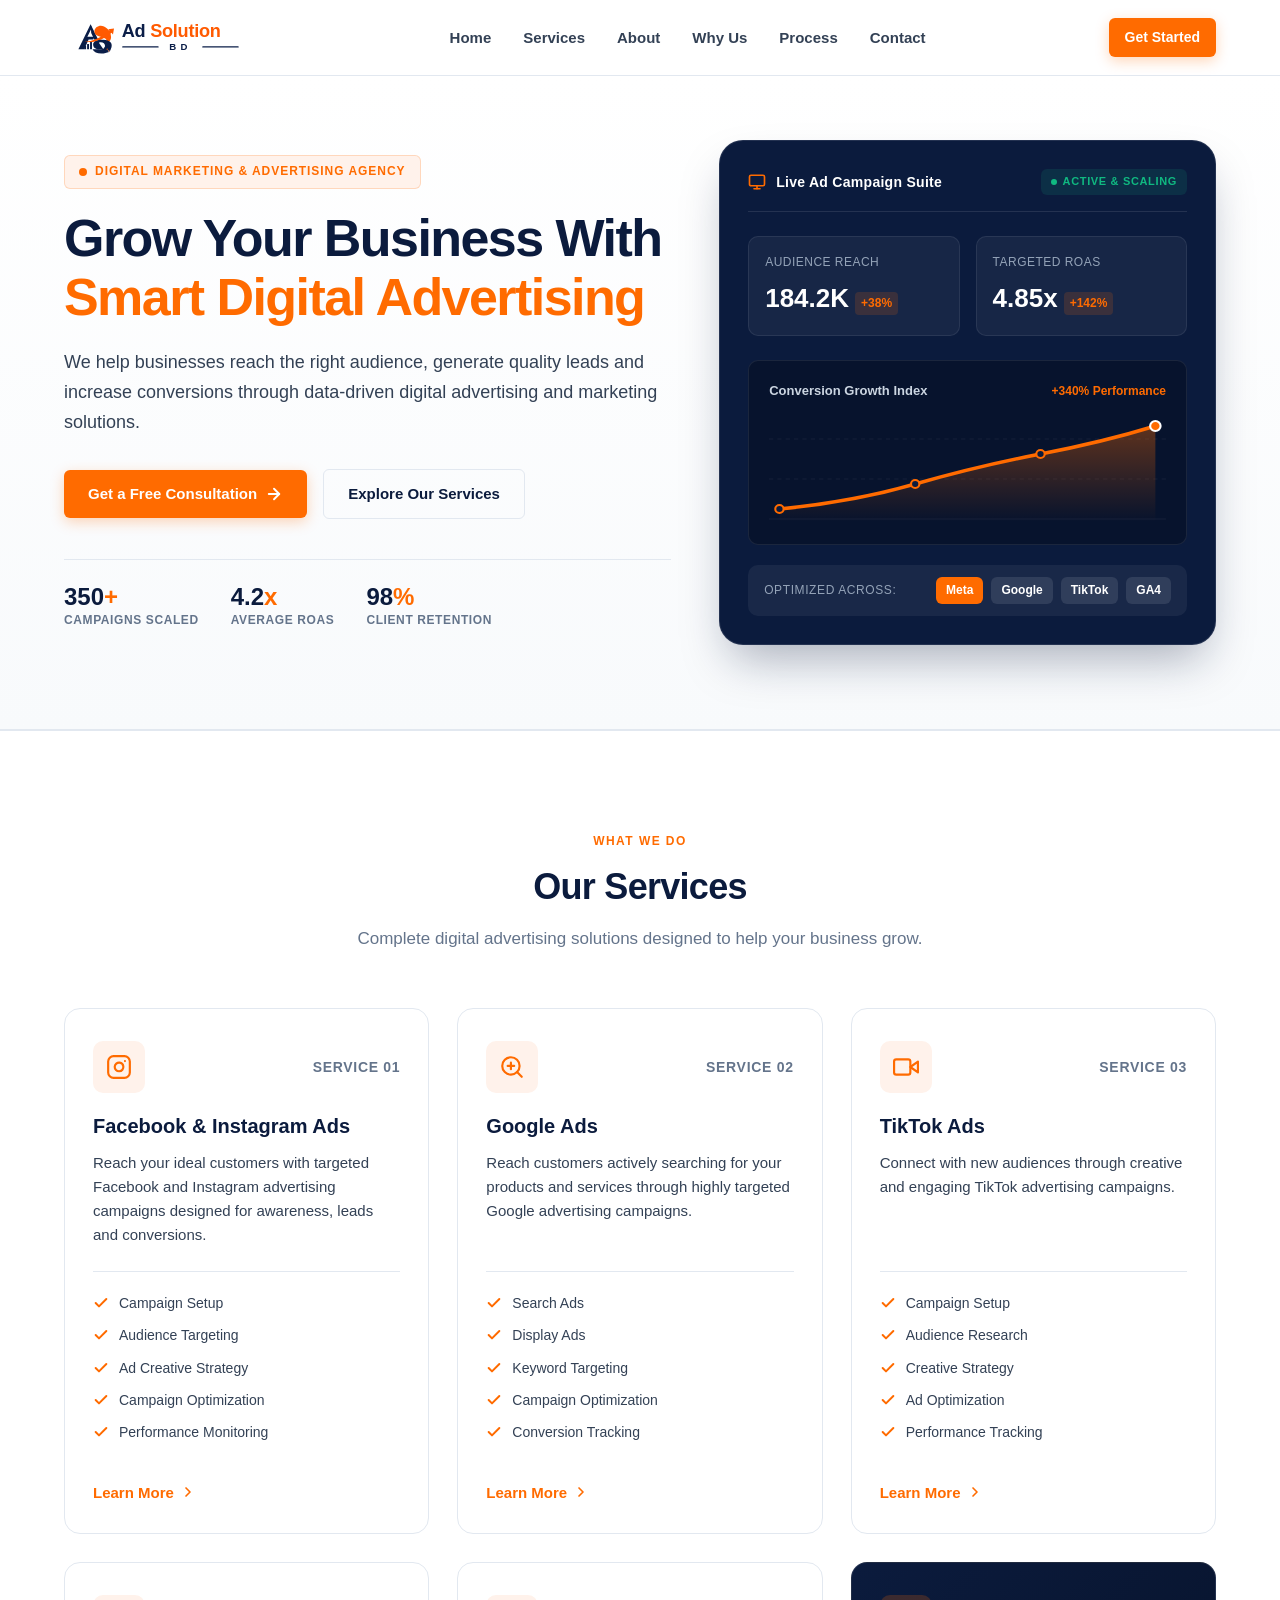
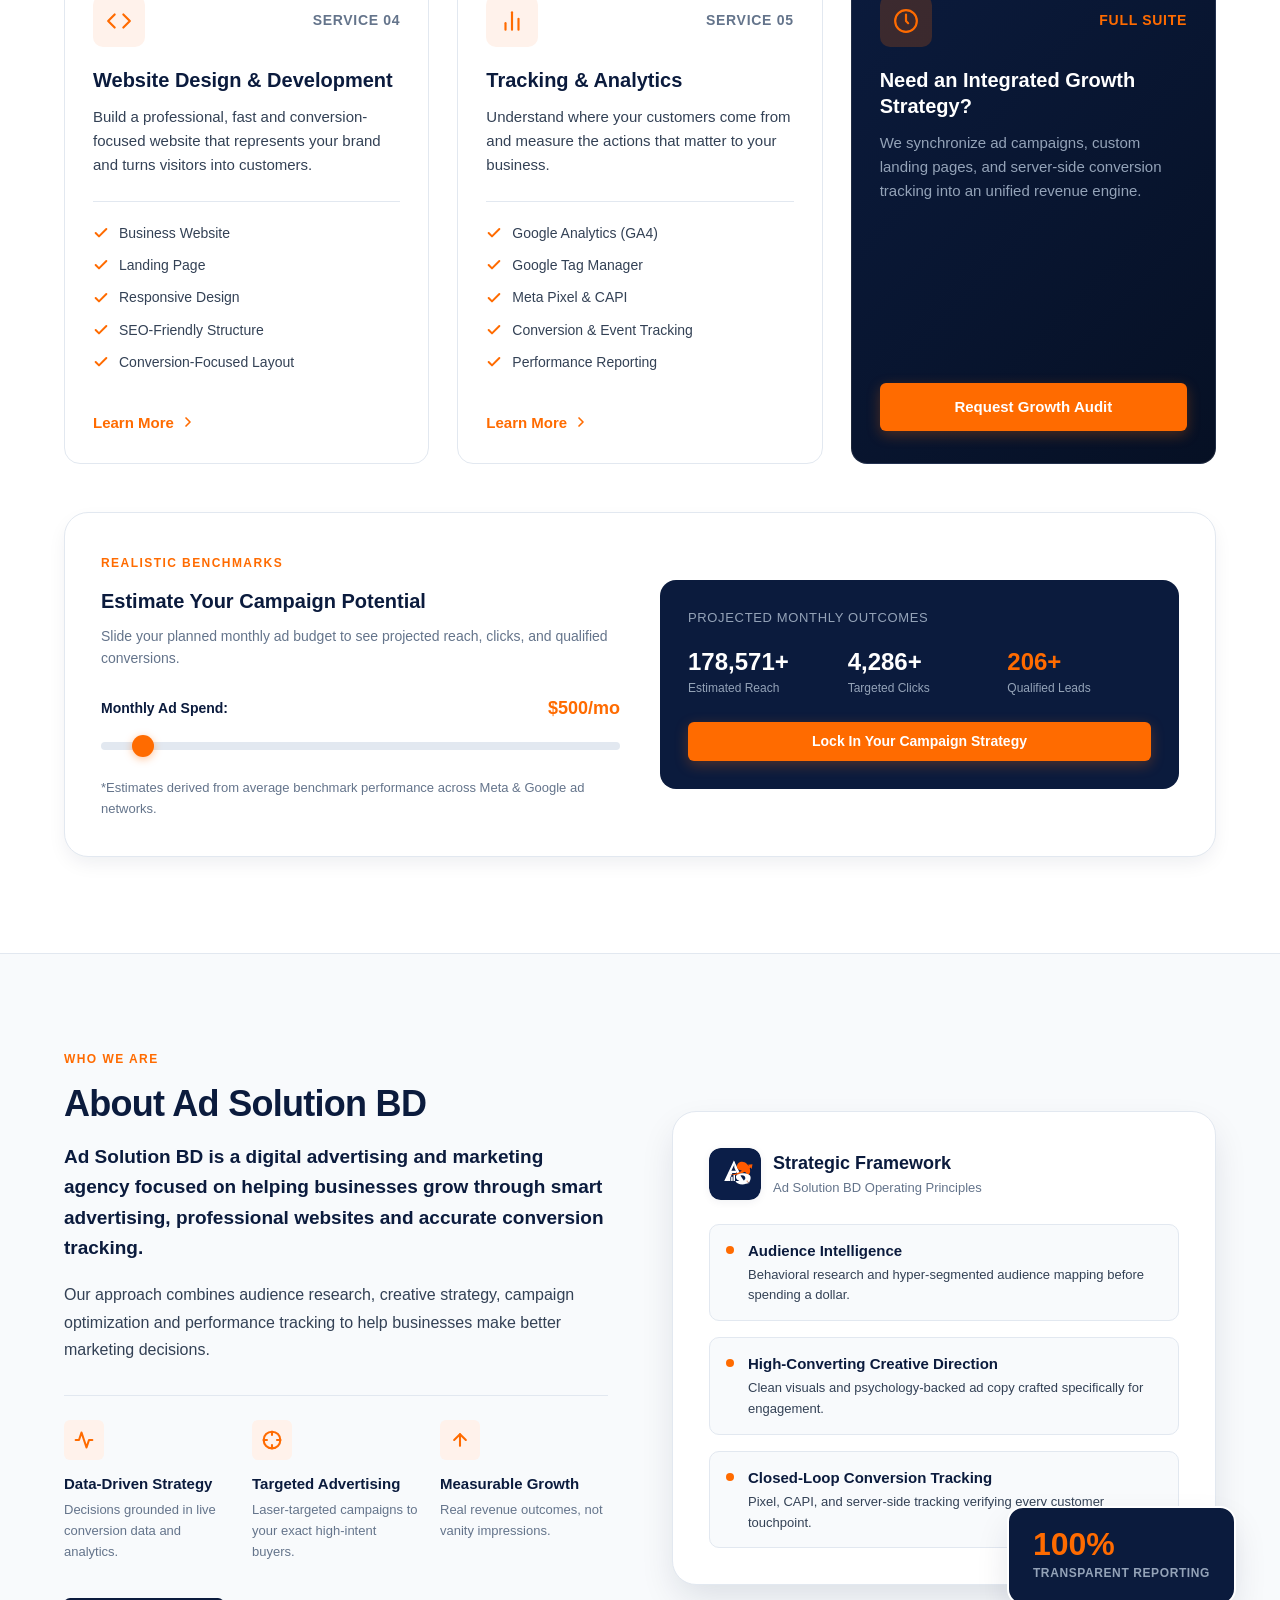
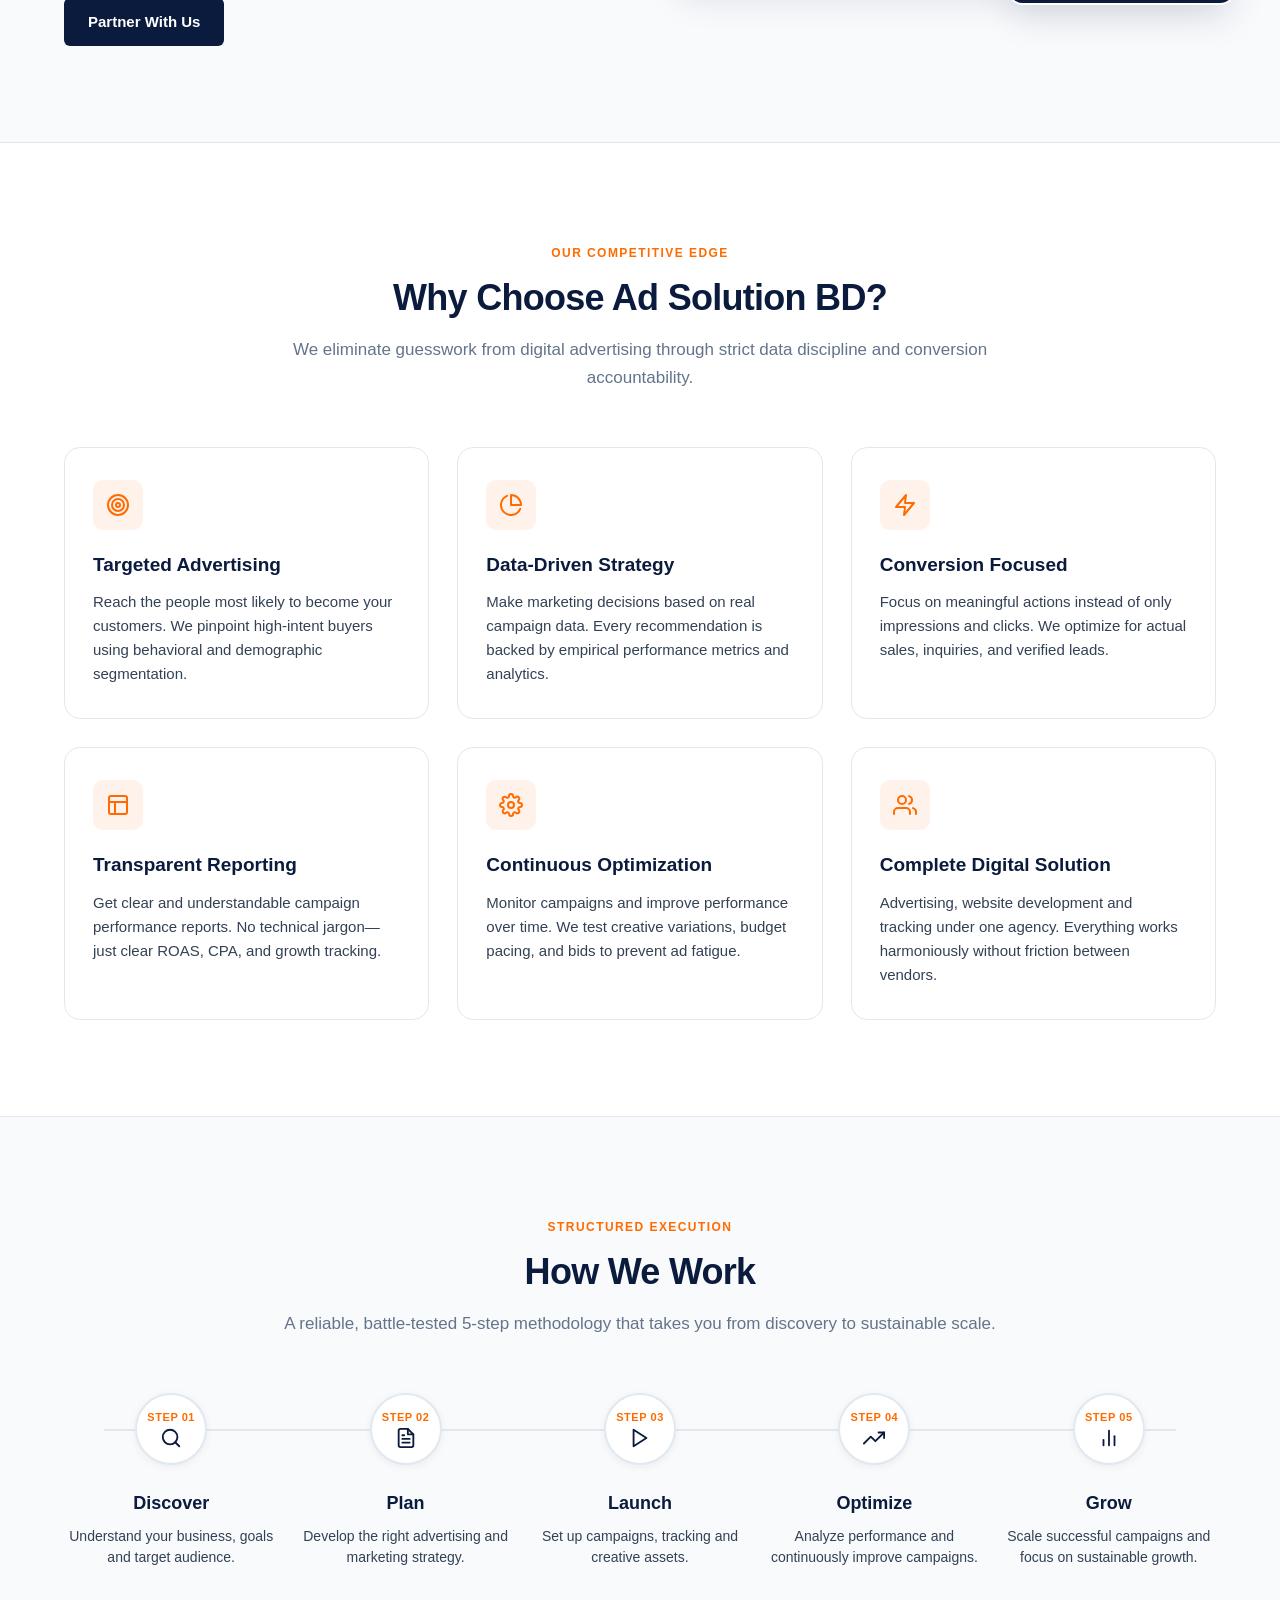
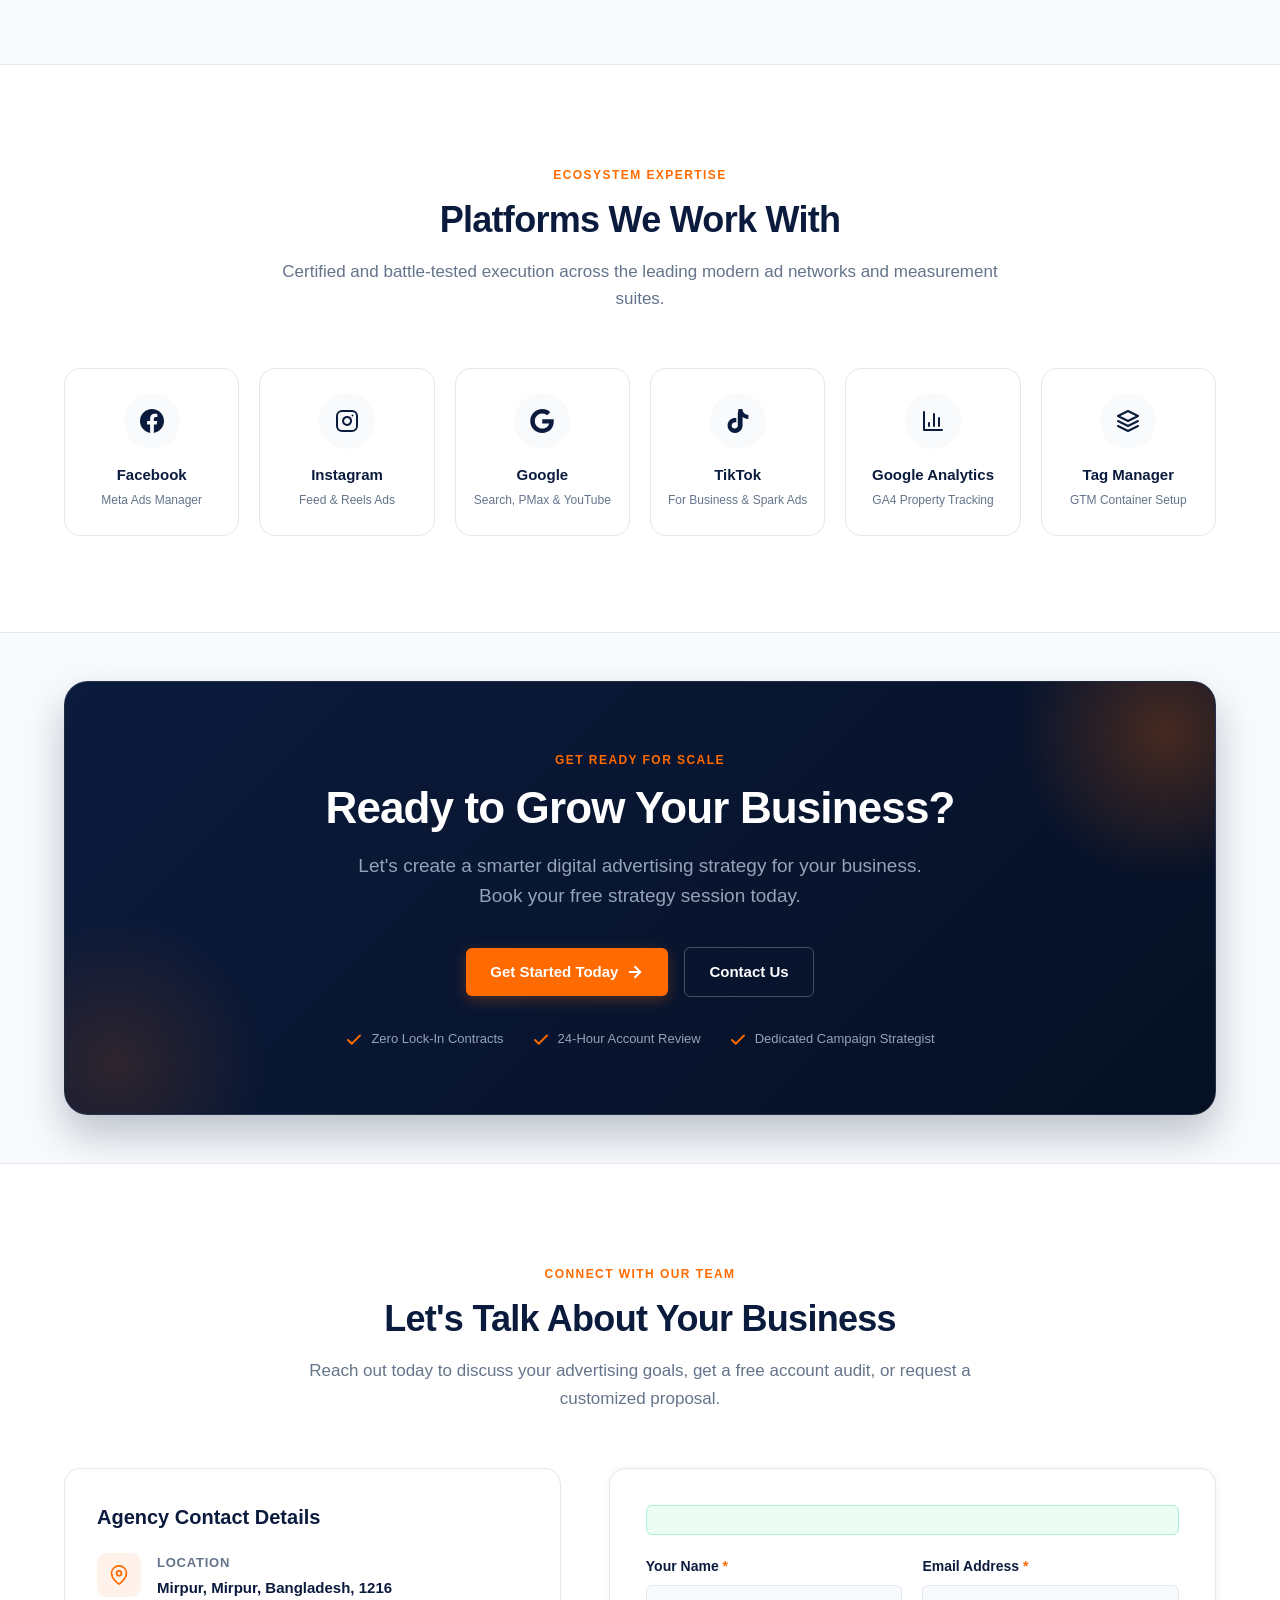
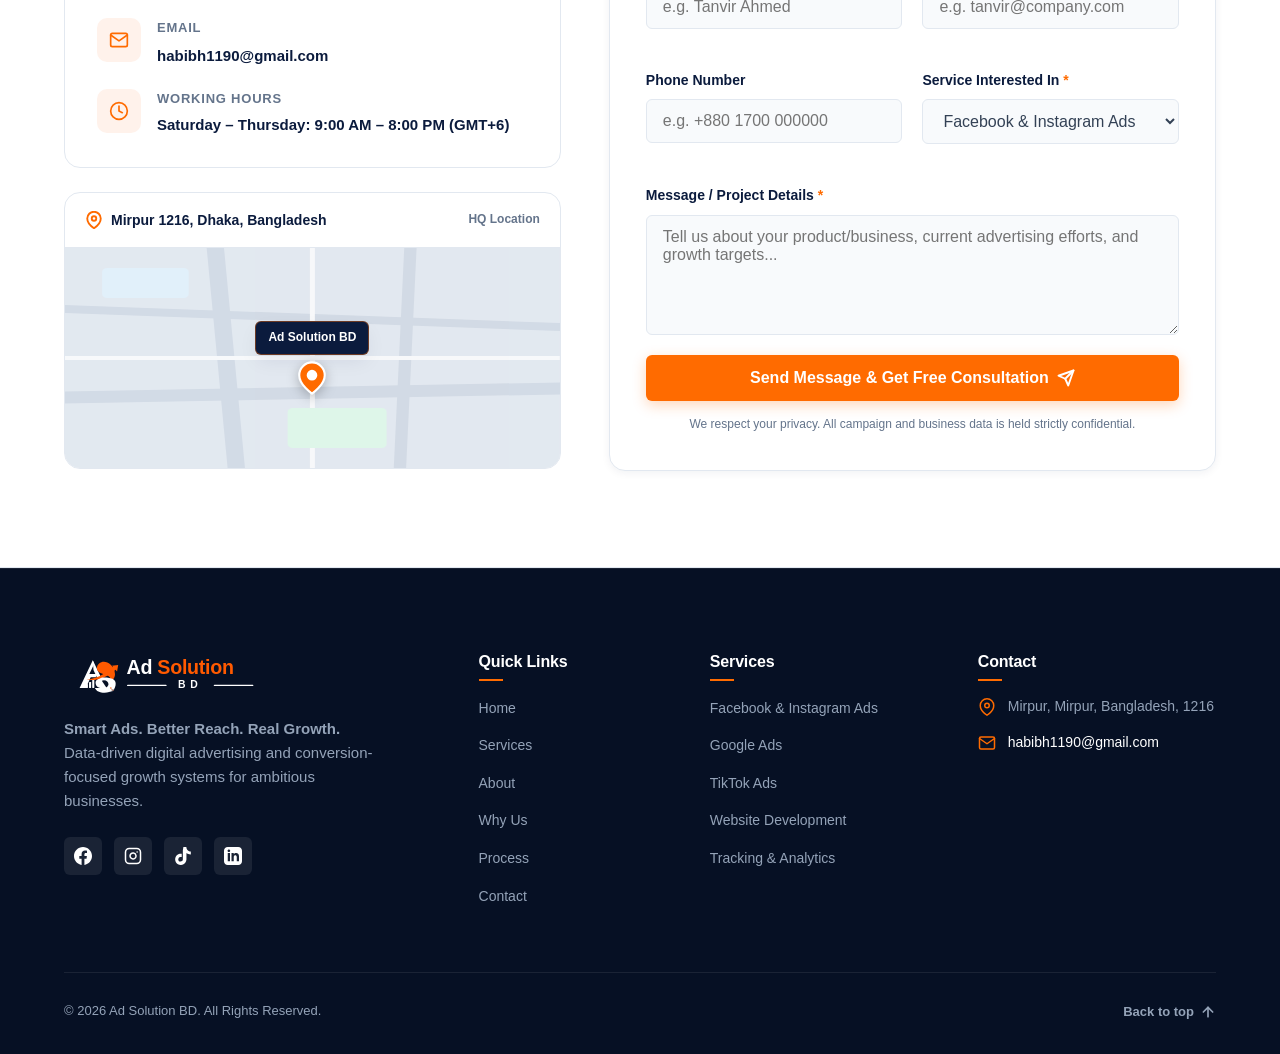
<file: index.html>
<!doctype html>
<html lang="en">
  <head>
    <meta charset="UTF-8" />
    <meta name="viewport" content="width=device-width, initial-scale=1.0" />
    
    <!-- Primary Page Metadata -->
    <title>Ad Solution BD | Digital Marketing & Advertising Agency</title>
    <meta name="description" content="Ad Solution BD provides Facebook Ads, Google Ads, TikTok Ads, website development and conversion tracking solutions to help businesses grow online." />
    <meta name="keywords" content="digital marketing agency, facebook ads, instagram ads, google ads, tiktok ads, web development, conversion tracking, ad solution bd, mirpur, bangladesh" />
    <meta name="author" content="Ad Solution BD" />
    <meta name="robots" content="index, follow" />
    <link rel="canonical" href="https://adsolutionbd.com" />

    <!-- Open Graph / Facebook / LinkedIn -->
    <meta property="og:type" content="website" />
    <meta property="og:site_name" content="Ad Solution BD" />
    <meta property="og:title" content="Ad Solution BD | Digital Marketing & Advertising Agency" />
    <meta property="og:description" content="Ad Solution BD provides Facebook Ads, Google Ads, TikTok Ads, website development and conversion tracking solutions to help businesses grow online." />
    <meta property="og:locale" content="en_US" />

    <!-- Twitter / X -->
    <meta name="twitter:card" content="summary_large_image" />
    <meta name="twitter:title" content="Ad Solution BD | Digital Marketing & Advertising Agency" />
    <meta name="twitter:description" content="Smart Ads. Better Reach. Real Growth. Helping businesses scale with data-driven advertising solutions." />

    <!-- Favicon (Official Brand Mark) -->
    <link rel="icon" type="image/svg+xml" href="./public/favicon/logo-favicon.svg" />

    <!-- Schema.org Structured Data (JSON-LD) for LocalBusiness & ProfessionalService -->
    <script type="application/ld+json">
    {
      "@context": "https://schema.org",
      "@type": "ProfessionalService",
      "name": "Ad Solution BD",
      "image": "https://adsolutionbd.com/logo.png",
      "slogan": "Smart Ads. Better Reach. Real Growth.",
      "description": "Ad Solution BD is a digital advertising and marketing agency focused on Facebook Ads, Google Ads, TikTok Ads, website development, and conversion tracking.",
      "email": "habibh1190@gmail.com",
      "telephone": "+8801700000000",
      "address": {
        "@type": "PostalAddress",
        "streetAddress": "Mirpur",
        "addressLocality": "Mirpur",
        "postalCode": "1216",
        "addressCountry": "BD"
      },
      "priceRange": "$$",
      "openingHours": "Mo-Sa 09:00-20:00",
      "hasOfferCatalog": {
        "@type": "OfferCatalog",
        "name": "Digital Marketing & Advertising Services",
        "itemListElement": [
          {
            "@type": "Offer",
            "itemOffered": {
              "@type": "Service",
              "name": "Facebook & Instagram Ads"
            }
          },
          {
            "@type": "Offer",
            "itemOffered": {
              "@type": "Service",
              "name": "Google Ads"
            }
          },
          {
            "@type": "Offer",
            "itemOffered": {
              "@type": "Service",
              "name": "TikTok Ads"
            }
          },
          {
            "@type": "Offer",
            "itemOffered": {
              "@type": "Service",
              "name": "Website Design & Development"
            }
          },
          {
            "@type": "Offer",
            "itemOffered": {
              "@type": "Service",
              "name": "Conversion Tracking & Analytics"
            }
          }
        ]
      }
    }
    </script>

    <!-- Stylesheet -->
    <link rel="stylesheet" href="./src/styles/style.css" />
  </head>
  <body>
    <!-- ===================================================================
         1. HEADER / NAVBAR
         =================================================================== -->
    <header class="site-header" id="top">
      <div class="container navbar">
        <!-- Logo -->
        <a href="#top" class="brand-logo" aria-label="Ad Solution BD - Home">
          <img src="./public/images/logo/logo-header.svg" alt="Ad Solution BD" class="brand-logo-img" width="200" height="48" />
        </a>

        <!-- Desktop Navigation -->
        <nav aria-label="Main Navigation">
          <ul class="nav-links">
            <li><a href="#top" class="nav-link active">Home</a></li>
            <li><a href="#services" class="nav-link">Services</a></li>
            <li><a href="#about" class="nav-link">About</a></li>
            <li><a href="#why-us" class="nav-link">Why Us</a></li>
            <li><a href="#process" class="nav-link">Process</a></li>
            <li><a href="#contact" class="nav-link">Contact</a></li>
          </ul>
        </nav>

        <!-- Right CTA Button -->
        <div class="nav-cta">
          <a href="#contact" class="btn btn-primary btn-sm">Get Started</a>
        </div>

        <!-- Mobile Hamburger Toggle Button -->
        <button class="mobile-toggle" id="mobileToggleBtn" aria-label="Toggle navigation menu" aria-expanded="false">
          <svg width="26" height="26" viewBox="0 0 24 24" fill="none" stroke="currentColor" stroke-width="2.2" stroke-linecap="round" stroke-linejoin="round">
            <line x1="3" y1="12" x2="21" y2="12"></line>
            <line x1="3" y1="6" x2="21" y2="6"></line>
            <line x1="3" y1="18" x2="21" y2="18"></line>
          </svg>
        </button>
      </div>
    </header>

    <!-- Mobile Nav Drawer -->
    <div class="mobile-nav-drawer" id="mobileNavDrawer" role="dialog" aria-modal="true">
      <div class="mobile-nav-content">
        <div class="mobile-nav-header">
          <div class="mobile-nav-top-row">
            <div class="brand-logo">
              <img src="./public/images/logo/logo-header.svg" alt="Ad Solution BD" class="brand-logo-img" width="170" height="42" />
            </div>
            <button class="mobile-drawer-close" id="mobileDrawerCloseBtn" aria-label="Close menu">
              <svg width="22" height="22" viewBox="0 0 24 24" fill="none" stroke="currentColor" stroke-width="2.5" stroke-linecap="round" stroke-linejoin="round">
                <line x1="18" y1="6" x2="6" y2="18"></line>
                <line x1="6" y1="6" x2="18" y2="18"></line>
              </svg>
            </button>
          </div>

          <ul class="mobile-nav-list">
            <li><a href="#top" class="mobile-nav-link">Home</a></li>
            <li><a href="#services" class="mobile-nav-link">Services</a></li>
            <li><a href="#about" class="mobile-nav-link">About</a></li>
            <li><a href="#why-us" class="mobile-nav-link">Why Us</a></li>
            <li><a href="#process" class="mobile-nav-link">Process</a></li>
            <li><a href="#contact" class="mobile-nav-link">Contact</a></li>
          </ul>
        </div>

        <div class="mobile-nav-footer">
          <a href="#contact" class="btn btn-primary" style="width: 100%;">Get a Free Consultation</a>
          <p style="font-size: 0.8125rem; color: var(--text-muted); margin-top: 14px; text-align: center;">
            Mirpur, Mirpur, Bangladesh, 1216
          </p>
        </div>
      </div>
    </div>

    <main>
      <!-- ===================================================================
           2. HERO SECTION
           =================================================================== -->
      <section class="hero-section" id="home">
        <div class="container hero-grid">
          <!-- Left Column: Copy & CTAs -->
          <div class="hero-content">
            <div class="hero-badge">
              <span class="hero-badge-dot"></span>
              <span>DIGITAL MARKETING &amp; ADVERTISING AGENCY</span>
            </div>

            <h1 class="hero-headline">
              Grow Your Business With <span class="highlight">Smart Digital Advertising</span>
            </h1>

            <p class="hero-subtext">
              We help businesses reach the right audience, generate quality leads and increase conversions through data-driven digital advertising and marketing solutions.
            </p>

            <div class="hero-cta-group">
              <a href="#contact" class="btn btn-primary">
                <span>Get a Free Consultation</span>
                <svg width="18" height="18" viewBox="0 0 24 24" fill="none" stroke="currentColor" stroke-width="2.5" stroke-linecap="round" stroke-linejoin="round">
                  <line x1="5" y1="12" x2="19" y2="12"></line>
                  <polyline points="12 5 19 12 12 19"></polyline>
                </svg>
              </a>

              <a href="#services" class="btn btn-secondary">
                <span>Explore Our Services</span>
              </a>
            </div>

            <!-- Trust Bar -->
            <div class="hero-trust-bar">
              <div class="trust-item">
                <div class="trust-value">350<span>+</span></div>
                <div class="trust-label">Campaigns Scaled</div>
              </div>

              <div class="trust-item">
                <div class="trust-value">4.2<span>x</span></div>
                <div class="trust-label">Average ROAS</div>
              </div>

              <div class="trust-item">
                <div class="trust-value">98<span>%</span></div>
                <div class="trust-label">Client Retention</div>
              </div>
            </div>
          </div>

          <!-- Right Column: Visual Graphic (Navy & Orange Data-Driven Ad Engine) -->
          <div class="hero-visual-card">
            <!-- Top Status Bar -->
            <div class="visual-top-bar">
              <div class="visual-title-box">
                <svg width="18" height="18" viewBox="0 0 24 24" fill="none" stroke="#FF6B00" stroke-width="2.2" stroke-linecap="round" stroke-linejoin="round">
                  <rect x="2" y="3" width="20" height="14" rx="2" ry="2"></rect>
                  <line x1="8" y1="21" x2="16" y2="21"></line>
                  <line x1="12" y1="17" x2="12" y2="21"></line>
                </svg>
                <span style="font-size: 0.875rem; font-weight: 700; letter-spacing: 0.02em;">Live Ad Campaign Suite</span>
              </div>
              <div class="live-indicator">
                <span class="live-dot"></span>
                <span>Active &amp; Scaling</span>
              </div>
            </div>

            <!-- Metric Highlights -->
            <div class="metric-highlights-grid">
              <div class="metric-card">
                <div class="metric-card-label">Audience Reach</div>
                <div class="metric-card-val">
                  184.2K
                  <span class="badge-green">+38%</span>
                </div>
              </div>

              <div class="metric-card">
                <div class="metric-card-label">Targeted ROAS</div>
                <div class="metric-card-val">
                  4.85x
                  <span class="badge-green">+142%</span>
                </div>
              </div>
            </div>

            <!-- Real-time Growth Curve Chart (Navy/Orange SVG) -->
            <div class="chart-container">
              <div class="chart-header">
                <span class="chart-label">Conversion Growth Index</span>
                <span class="chart-badge">+340% Performance</span>
              </div>
              
              <svg class="growth-svg" viewBox="0 0 380 110" fill="none" preserveAspectRatio="none">
                <defs>
                  <linearGradient id="curveGradient" x1="0%" y1="0%" x2="0%" y2="100%">
                    <stop offset="0%" stop-color="#FF6B00" stop-opacity="0.35"/>
                    <stop offset="100%" stop-color="#FF6B00" stop-opacity="0.0"/>
                  </linearGradient>
                </defs>
                <!-- Grid Lines -->
                <line x1="0" y1="25" x2="380" y2="25" stroke="rgba(255,255,255,0.06)" stroke-dasharray="4 4"/>
                <line x1="0" y1="65" x2="380" y2="65" stroke="rgba(255,255,255,0.06)" stroke-dasharray="4 4"/>
                <line x1="0" y1="105" x2="380" y2="105" stroke="rgba(255,255,255,0.06)"/>

                <!-- Area Fill -->
                <path d="M 10 95 Q 80 88, 140 70 T 260 40 T 370 12 L 370 108 L 10 108 Z" fill="url(#curveGradient)" />

                <!-- Trend Line -->
                <path d="M 10 95 Q 80 88, 140 70 T 260 40 T 370 12" stroke="#FF6B00" stroke-width="3.5" stroke-linecap="round" fill="none" />

                <!-- Milestone Points -->
                <circle cx="10" cy="95" r="4" fill="#0B1B3D" stroke="#FF6B00" stroke-width="2"/>
                <circle cx="140" cy="70" r="4" fill="#0B1B3D" stroke="#FF6B00" stroke-width="2"/>
                <circle cx="260" cy="40" r="4" fill="#0B1B3D" stroke="#FF6B00" stroke-width="2"/>
                <circle cx="370" cy="12" r="5" fill="#FF6B00" stroke="#FFFFFF" stroke-width="2"/>
              </svg>
            </div>

            <!-- Active Channels -->
            <div class="active-channels">
              <span class="active-channels-title">Optimized Across:</span>
              <div class="channel-pill-group">
                <span class="channel-tag accent">Meta</span>
                <span class="channel-tag">Google</span>
                <span class="channel-tag">TikTok</span>
                <span class="channel-tag">GA4</span>
              </div>
            </div>
          </div>
        </div>
      </section>

      <!-- ===================================================================
           3. SERVICES SECTION
           =================================================================== -->
      <section class="section section-bg-alt" id="services">
        <div class="container">
          <div class="section-header">
            <span class="kicker">WHAT WE DO</span>
            <h2 class="section-title">Our Services</h2>
            <p class="section-subtitle">
              Complete digital advertising solutions designed to help your business grow.
            </p>
          </div>

          <div class="services-grid">
            <!-- Service 01: Facebook & Instagram Ads -->
            <article class="service-card">
              <div class="service-top">
                <div class="service-icon-box" aria-hidden="true">
                  <!-- Meta / Social Icon -->
                  <svg width="26" height="26" viewBox="0 0 24 24" fill="none" stroke="currentColor" stroke-width="2" stroke-linecap="round" stroke-linejoin="round">
                    <rect x="2" y="2" width="20" height="20" rx="5" ry="5"></rect>
                    <path d="M16 11.37A4 4 0 1 1 12.63 8 4 4 0 0 1 16 11.37z"></path>
                    <line x1="17.5" y1="6.5" x2="17.51" y2="6.5"></line>
                  </svg>
                </div>
                <span class="service-num">SERVICE 01</span>
              </div>

              <h3 class="service-title">Facebook &amp; Instagram Ads</h3>
              <p class="service-desc">
                Reach your ideal customers with targeted Facebook and Instagram advertising campaigns designed for awareness, leads and conversions.
              </p>

              <ul class="service-features">
                <li class="service-feature-item">
                  <svg class="service-feature-check" width="16" height="16" viewBox="0 0 24 24" fill="none" stroke="currentColor" stroke-width="3" stroke-linecap="round" stroke-linejoin="round"><polyline points="20 6 9 17 4 12"></polyline></svg>
                  <span>Campaign Setup</span>
                </li>
                <li class="service-feature-item">
                  <svg class="service-feature-check" width="16" height="16" viewBox="0 0 24 24" fill="none" stroke="currentColor" stroke-width="3" stroke-linecap="round" stroke-linejoin="round"><polyline points="20 6 9 17 4 12"></polyline></svg>
                  <span>Audience Targeting</span>
                </li>
                <li class="service-feature-item">
                  <svg class="service-feature-check" width="16" height="16" viewBox="0 0 24 24" fill="none" stroke="currentColor" stroke-width="3" stroke-linecap="round" stroke-linejoin="round"><polyline points="20 6 9 17 4 12"></polyline></svg>
                  <span>Ad Creative Strategy</span>
                </li>
                <li class="service-feature-item">
                  <svg class="service-feature-check" width="16" height="16" viewBox="0 0 24 24" fill="none" stroke="currentColor" stroke-width="3" stroke-linecap="round" stroke-linejoin="round"><polyline points="20 6 9 17 4 12"></polyline></svg>
                  <span>Campaign Optimization</span>
                </li>
                <li class="service-feature-item">
                  <svg class="service-feature-check" width="16" height="16" viewBox="0 0 24 24" fill="none" stroke="currentColor" stroke-width="3" stroke-linecap="round" stroke-linejoin="round"><polyline points="20 6 9 17 4 12"></polyline></svg>
                  <span>Performance Monitoring</span>
                </li>
              </ul>

              <button class="service-cta" data-service="fb-insta">
                <span>Learn More</span>
                <svg width="16" height="16" viewBox="0 0 24 24" fill="none" stroke="currentColor" stroke-width="2.5" stroke-linecap="round" stroke-linejoin="round">
                  <polyline points="9 18 15 12 9 6"></polyline>
                </svg>
              </button>
            </article>

            <!-- Service 02: Google Ads -->
            <article class="service-card">
              <div class="service-top">
                <div class="service-icon-box" aria-hidden="true">
                  <!-- Search / Ads Icon -->
                  <svg width="26" height="26" viewBox="0 0 24 24" fill="none" stroke="currentColor" stroke-width="2" stroke-linecap="round" stroke-linejoin="round">
                    <circle cx="11" cy="11" r="8"></circle>
                    <line x1="21" y1="21" x2="16.65" y2="16.65"></line>
                    <line x1="11" y1="8" x2="11" y2="14"></line>
                    <line x1="8" y1="11" x2="14" y2="11"></line>
                  </svg>
                </div>
                <span class="service-num">SERVICE 02</span>
              </div>

              <h3 class="service-title">Google Ads</h3>
              <p class="service-desc">
                Reach customers actively searching for your products and services through highly targeted Google advertising campaigns.
              </p>

              <ul class="service-features">
                <li class="service-feature-item">
                  <svg class="service-feature-check" width="16" height="16" viewBox="0 0 24 24" fill="none" stroke="currentColor" stroke-width="3" stroke-linecap="round" stroke-linejoin="round"><polyline points="20 6 9 17 4 12"></polyline></svg>
                  <span>Search Ads</span>
                </li>
                <li class="service-feature-item">
                  <svg class="service-feature-check" width="16" height="16" viewBox="0 0 24 24" fill="none" stroke="currentColor" stroke-width="3" stroke-linecap="round" stroke-linejoin="round"><polyline points="20 6 9 17 4 12"></polyline></svg>
                  <span>Display Ads</span>
                </li>
                <li class="service-feature-item">
                  <svg class="service-feature-check" width="16" height="16" viewBox="0 0 24 24" fill="none" stroke="currentColor" stroke-width="3" stroke-linecap="round" stroke-linejoin="round"><polyline points="20 6 9 17 4 12"></polyline></svg>
                  <span>Keyword Targeting</span>
                </li>
                <li class="service-feature-item">
                  <svg class="service-feature-check" width="16" height="16" viewBox="0 0 24 24" fill="none" stroke="currentColor" stroke-width="3" stroke-linecap="round" stroke-linejoin="round"><polyline points="20 6 9 17 4 12"></polyline></svg>
                  <span>Campaign Optimization</span>
                </li>
                <li class="service-feature-item">
                  <svg class="service-feature-check" width="16" height="16" viewBox="0 0 24 24" fill="none" stroke="currentColor" stroke-width="3" stroke-linecap="round" stroke-linejoin="round"><polyline points="20 6 9 17 4 12"></polyline></svg>
                  <span>Conversion Tracking</span>
                </li>
              </ul>

              <button class="service-cta" data-service="google-ads">
                <span>Learn More</span>
                <svg width="16" height="16" viewBox="0 0 24 24" fill="none" stroke="currentColor" stroke-width="2.5" stroke-linecap="round" stroke-linejoin="round">
                  <polyline points="9 18 15 12 9 6"></polyline>
                </svg>
              </button>
            </article>

            <!-- Service 03: TikTok Ads -->
            <article class="service-card">
              <div class="service-top">
                <div class="service-icon-box" aria-hidden="true">
                  <!-- Video / Viral Icon -->
                  <svg width="26" height="26" viewBox="0 0 24 24" fill="none" stroke="currentColor" stroke-width="2" stroke-linecap="round" stroke-linejoin="round">
                    <polygon points="23 7 16 12 23 17 23 7"></polygon>
                    <rect x="1" y="5" width="15" height="14" rx="2" ry="2"></rect>
                  </svg>
                </div>
                <span class="service-num">SERVICE 03</span>
              </div>

              <h3 class="service-title">TikTok Ads</h3>
              <p class="service-desc">
                Connect with new audiences through creative and engaging TikTok advertising campaigns.
              </p>

              <ul class="service-features">
                <li class="service-feature-item">
                  <svg class="service-feature-check" width="16" height="16" viewBox="0 0 24 24" fill="none" stroke="currentColor" stroke-width="3" stroke-linecap="round" stroke-linejoin="round"><polyline points="20 6 9 17 4 12"></polyline></svg>
                  <span>Campaign Setup</span>
                </li>
                <li class="service-feature-item">
                  <svg class="service-feature-check" width="16" height="16" viewBox="0 0 24 24" fill="none" stroke="currentColor" stroke-width="3" stroke-linecap="round" stroke-linejoin="round"><polyline points="20 6 9 17 4 12"></polyline></svg>
                  <span>Audience Research</span>
                </li>
                <li class="service-feature-item">
                  <svg class="service-feature-check" width="16" height="16" viewBox="0 0 24 24" fill="none" stroke="currentColor" stroke-width="3" stroke-linecap="round" stroke-linejoin="round"><polyline points="20 6 9 17 4 12"></polyline></svg>
                  <span>Creative Strategy</span>
                </li>
                <li class="service-feature-item">
                  <svg class="service-feature-check" width="16" height="16" viewBox="0 0 24 24" fill="none" stroke="currentColor" stroke-width="3" stroke-linecap="round" stroke-linejoin="round"><polyline points="20 6 9 17 4 12"></polyline></svg>
                  <span>Ad Optimization</span>
                </li>
                <li class="service-feature-item">
                  <svg class="service-feature-check" width="16" height="16" viewBox="0 0 24 24" fill="none" stroke="currentColor" stroke-width="3" stroke-linecap="round" stroke-linejoin="round"><polyline points="20 6 9 17 4 12"></polyline></svg>
                  <span>Performance Tracking</span>
                </li>
              </ul>

              <button class="service-cta" data-service="tiktok-ads">
                <span>Learn More</span>
                <svg width="16" height="16" viewBox="0 0 24 24" fill="none" stroke="currentColor" stroke-width="2.5" stroke-linecap="round" stroke-linejoin="round">
                  <polyline points="9 18 15 12 9 6"></polyline>
                </svg>
              </button>
            </article>

            <!-- Service 04: Website Design & Development -->
            <article class="service-card">
              <div class="service-top">
                <div class="service-icon-box" aria-hidden="true">
                  <!-- Code / Web Icon -->
                  <svg width="26" height="26" viewBox="0 0 24 24" fill="none" stroke="currentColor" stroke-width="2" stroke-linecap="round" stroke-linejoin="round">
                    <polyline points="16 18 22 12 16 6"></polyline>
                    <polyline points="8 6 2 12 8 18"></polyline>
                  </svg>
                </div>
                <span class="service-num">SERVICE 04</span>
              </div>

              <h3 class="service-title">Website Design &amp; Development</h3>
              <p class="service-desc">
                Build a professional, fast and conversion-focused website that represents your brand and turns visitors into customers.
              </p>

              <ul class="service-features">
                <li class="service-feature-item">
                  <svg class="service-feature-check" width="16" height="16" viewBox="0 0 24 24" fill="none" stroke="currentColor" stroke-width="3" stroke-linecap="round" stroke-linejoin="round"><polyline points="20 6 9 17 4 12"></polyline></svg>
                  <span>Business Website</span>
                </li>
                <li class="service-feature-item">
                  <svg class="service-feature-check" width="16" height="16" viewBox="0 0 24 24" fill="none" stroke="currentColor" stroke-width="3" stroke-linecap="round" stroke-linejoin="round"><polyline points="20 6 9 17 4 12"></polyline></svg>
                  <span>Landing Page</span>
                </li>
                <li class="service-feature-item">
                  <svg class="service-feature-check" width="16" height="16" viewBox="0 0 24 24" fill="none" stroke="currentColor" stroke-width="3" stroke-linecap="round" stroke-linejoin="round"><polyline points="20 6 9 17 4 12"></polyline></svg>
                  <span>Responsive Design</span>
                </li>
                <li class="service-feature-item">
                  <svg class="service-feature-check" width="16" height="16" viewBox="0 0 24 24" fill="none" stroke="currentColor" stroke-width="3" stroke-linecap="round" stroke-linejoin="round"><polyline points="20 6 9 17 4 12"></polyline></svg>
                  <span>SEO-Friendly Structure</span>
                </li>
                <li class="service-feature-item">
                  <svg class="service-feature-check" width="16" height="16" viewBox="0 0 24 24" fill="none" stroke="currentColor" stroke-width="3" stroke-linecap="round" stroke-linejoin="round"><polyline points="20 6 9 17 4 12"></polyline></svg>
                  <span>Conversion-Focused Layout</span>
                </li>
              </ul>

              <button class="service-cta" data-service="web-dev">
                <span>Learn More</span>
                <svg width="16" height="16" viewBox="0 0 24 24" fill="none" stroke="currentColor" stroke-width="2.5" stroke-linecap="round" stroke-linejoin="round">
                  <polyline points="9 18 15 12 9 6"></polyline>
                </svg>
              </button>
            </article>

            <!-- Service 05: Tracking & Analytics -->
            <article class="service-card">
              <div class="service-top">
                <div class="service-icon-box" aria-hidden="true">
                  <!-- Analytics / Chart Icon -->
                  <svg width="26" height="26" viewBox="0 0 24 24" fill="none" stroke="currentColor" stroke-width="2" stroke-linecap="round" stroke-linejoin="round">
                    <line x1="18" y1="20" x2="18" y2="10"></line>
                    <line x1="12" y1="20" x2="12" y2="4"></line>
                    <line x1="6" y1="20" x2="6" y2="14"></line>
                  </svg>
                </div>
                <span class="service-num">SERVICE 05</span>
              </div>

              <h3 class="service-title">Tracking &amp; Analytics</h3>
              <p class="service-desc">
                Understand where your customers come from and measure the actions that matter to your business.
              </p>

              <ul class="service-features">
                <li class="service-feature-item">
                  <svg class="service-feature-check" width="16" height="16" viewBox="0 0 24 24" fill="none" stroke="currentColor" stroke-width="3" stroke-linecap="round" stroke-linejoin="round"><polyline points="20 6 9 17 4 12"></polyline></svg>
                  <span>Google Analytics (GA4)</span>
                </li>
                <li class="service-feature-item">
                  <svg class="service-feature-check" width="16" height="16" viewBox="0 0 24 24" fill="none" stroke="currentColor" stroke-width="3" stroke-linecap="round" stroke-linejoin="round"><polyline points="20 6 9 17 4 12"></polyline></svg>
                  <span>Google Tag Manager</span>
                </li>
                <li class="service-feature-item">
                  <svg class="service-feature-check" width="16" height="16" viewBox="0 0 24 24" fill="none" stroke="currentColor" stroke-width="3" stroke-linecap="round" stroke-linejoin="round"><polyline points="20 6 9 17 4 12"></polyline></svg>
                  <span>Meta Pixel &amp; CAPI</span>
                </li>
                <li class="service-feature-item">
                  <svg class="service-feature-check" width="16" height="16" viewBox="0 0 24 24" fill="none" stroke="currentColor" stroke-width="3" stroke-linecap="round" stroke-linejoin="round"><polyline points="20 6 9 17 4 12"></polyline></svg>
                  <span>Conversion &amp; Event Tracking</span>
                </li>
                <li class="service-feature-item">
                  <svg class="service-feature-check" width="16" height="16" viewBox="0 0 24 24" fill="none" stroke="currentColor" stroke-width="3" stroke-linecap="round" stroke-linejoin="round"><polyline points="20 6 9 17 4 12"></polyline></svg>
                  <span>Performance Reporting</span>
                </li>
              </ul>

              <button class="service-cta" data-service="tracking">
                <span>Learn More</span>
                <svg width="16" height="16" viewBox="0 0 24 24" fill="none" stroke="currentColor" stroke-width="2.5" stroke-linecap="round" stroke-linejoin="round">
                  <polyline points="9 18 15 12 9 6"></polyline>
                </svg>
              </button>
            </article>

            <!-- 6th Promo Box: Fast Agency Growth Consultation -->
            <article class="service-card" style="background: linear-gradient(135deg, var(--primary-navy) 0%, var(--primary-navy-dark) 100%); color: #FFFFFF; border-color: rgba(255,255,255,0.1);">
              <div class="service-top">
                <div class="service-icon-box" style="background: rgba(255, 107, 0, 0.2); color: #FF6B00;" aria-hidden="true">
                  <svg width="26" height="26" viewBox="0 0 24 24" fill="none" stroke="currentColor" stroke-width="2" stroke-linecap="round" stroke-linejoin="round">
                    <circle cx="12" cy="12" r="10"></circle>
                    <polyline points="12 6 12 12 14 14"></polyline>
                  </svg>
                </div>
                <span class="service-num" style="color: var(--secondary-orange);">FULL SUITE</span>
              </div>

              <h3 class="service-title" style="color: #FFFFFF;">Need an Integrated Growth Strategy?</h3>
              <p class="service-desc" style="color: var(--text-inverted-muted);">
                We synchronize ad campaigns, custom landing pages, and server-side conversion tracking into an unified revenue engine.
              </p>

              <div style="margin-top: auto; padding-top: 20px;">
                <a href="#contact" class="btn btn-primary" style="width: 100%;">
                  Request Growth Audit
                </a>
              </div>
            </article>
          </div>

          <!-- Interactive ROI / Ad Budget Estimator -->
          <div class="roi-calculator-wrap">
            <div class="calculator-grid">
              <div class="calculator-controls">
                <span class="kicker">REALISTIC BENCHMARKS</span>
                <h4>Estimate Your Campaign Potential</h4>
                <p>Slide your planned monthly ad budget to see projected reach, clicks, and qualified conversions.</p>

                <div class="slider-group">
                  <div class="slider-label-row">
                    <span class="slider-label">Monthly Ad Spend:</span>
                    <span class="slider-value-display" id="budgetDisplay">$500/mo</span>
                  </div>
                  <input type="range" class="range-slider" id="budgetSlider" min="200" max="5000" step="100" value="500" aria-label="Monthly Ad Budget Slider" />
                </div>

                <div style="font-size: 0.8125rem; color: var(--text-muted); margin-top: 14px;">
                  *Estimates derived from average benchmark performance across Meta &amp; Google ad networks.
                </div>
              </div>

              <div class="calculator-results">
                <div class="calc-result-title">Projected Monthly Outcomes</div>
                <div class="calc-stats-row">
                  <div class="calc-stat-box">
                    <div class="calc-stat-number" id="estReach">178,500+</div>
                    <div class="calc-stat-sub">Estimated Reach</div>
                  </div>
                  <div class="calc-stat-box">
                    <div class="calc-stat-number" id="estClicks">4,280+</div>
                    <div class="calc-stat-sub">Targeted Clicks</div>
                  </div>
                  <div class="calc-stat-box">
                    <div class="calc-stat-number highlight" id="estLeads">205+</div>
                    <div class="calc-stat-sub">Qualified Leads</div>
                  </div>
                </div>

                <a href="#contact" class="btn btn-primary btn-sm" style="width: 100%;">
                  Lock In Your Campaign Strategy
                </a>
              </div>
            </div>
          </div>
        </div>
      </section>

      <!-- ===================================================================
           4. ABOUT US SECTION
           =================================================================== -->
      <section class="section" id="about">
        <div class="container about-grid">
          <!-- Text Content -->
          <div class="about-content">
            <span class="kicker">WHO WE ARE</span>
            <h2 class="section-title">About Ad Solution BD</h2>

            <p class="about-text-lead">
              Ad Solution BD is a digital advertising and marketing agency focused on helping businesses grow through smart advertising, professional websites and accurate conversion tracking.
            </p>

            <p class="about-text-body">
              Our approach combines audience research, creative strategy, campaign optimization and performance tracking to help businesses make better marketing decisions.
            </p>

            <!-- 3 Highlights -->
            <div class="about-highlights">
              <div class="highlight-item">
                <div class="highlight-icon">
                  <svg width="20" height="20" viewBox="0 0 24 24" fill="none" stroke="currentColor" stroke-width="2.5" stroke-linecap="round" stroke-linejoin="round">
                    <polyline points="22 12 18 12 15 21 9 3 6 12 2 12"></polyline>
                  </svg>
                </div>
                <h3 class="highlight-title">Data-Driven Strategy</h3>
                <p class="highlight-desc">Decisions grounded in live conversion data and analytics.</p>
              </div>

              <div class="highlight-item">
                <div class="highlight-icon">
                  <svg width="20" height="20" viewBox="0 0 24 24" fill="none" stroke="currentColor" stroke-width="2.5" stroke-linecap="round" stroke-linejoin="round">
                    <circle cx="12" cy="12" r="10"></circle>
                    <line x1="22" y1="12" x2="18" y2="12"></line>
                    <line x1="6" y1="12" x2="2" y2="12"></line>
                    <line x1="12" y1="6" x2="12" y2="2"></line>
                    <line x1="12" y1="22" x2="12" y2="18"></line>
                  </svg>
                </div>
                <h3 class="highlight-title">Targeted Advertising</h3>
                <p class="highlight-desc">Laser-targeted campaigns to your exact high-intent buyers.</p>
              </div>

              <div class="highlight-item">
                <div class="highlight-icon">
                  <svg width="20" height="20" viewBox="0 0 24 24" fill="none" stroke="currentColor" stroke-width="2.5" stroke-linecap="round" stroke-linejoin="round">
                    <line x1="12" y1="19" x2="12" y2="5"></line>
                    <polyline points="5 12 12 5 19 12"></polyline>
                  </svg>
                </div>
                <h3 class="highlight-title">Measurable Growth</h3>
                <p class="highlight-desc">Real revenue outcomes, not vanity impressions.</p>
              </div>
            </div>

            <div>
              <a href="#contact" class="btn btn-navy">
                Partner With Us
              </a>
            </div>
          </div>

          <!-- Visual Graphic on side -->
          <div class="about-visual-wrap">
            <div class="about-card-main">
              <div class="agency-snapshot-badge">
                <div class="snapshot-icon" style="background: transparent; width: 52px; height: 52px;">
                  <img src="./public/favicon/logo-favicon.svg" alt="Ad Solution BD Mark" width="52" height="52" style="border-radius: 12px; box-shadow: var(--shadow-sm);" />
                </div>
                <div class="snapshot-info">
                  <h4>Strategic Framework</h4>
                  <p>Ad Solution BD Operating Principles</p>
                </div>
              </div>

              <div class="core-pillars-list">
                <div class="pillar-row">
                  <span class="pillar-bullet"></span>
                  <div>
                    <h5>Audience Intelligence</h5>
                    <p>Behavioral research and hyper-segmented audience mapping before spending a dollar.</p>
                  </div>
                </div>

                <div class="pillar-row">
                  <span class="pillar-bullet"></span>
                  <div>
                    <h5>High-Converting Creative Direction</h5>
                    <p>Clean visuals and psychology-backed ad copy crafted specifically for engagement.</p>
                  </div>
                </div>

                <div class="pillar-row">
                  <span class="pillar-bullet"></span>
                  <div>
                    <h5>Closed-Loop Conversion Tracking</h5>
                    <p>Pixel, CAPI, and server-side tracking verifying every customer touchpoint.</p>
                  </div>
                </div>
              </div>
            </div>

            <!-- Floating Experience Badge -->
            <div class="about-experience-float">
              <div class="float-number">100%</div>
              <div class="float-label">Transparent Reporting</div>
            </div>
          </div>
        </div>
      </section>

      <!-- ===================================================================
           5. WHY CHOOSE US SECTION
           =================================================================== -->
      <section class="section section-bg-alt" id="why-us">
        <div class="container">
          <div class="section-header">
            <span class="kicker">OUR COMPETITIVE EDGE</span>
            <h2 class="section-title">Why Choose Ad Solution BD?</h2>
            <p class="section-subtitle">
              We eliminate guesswork from digital advertising through strict data discipline and conversion accountability.
            </p>
          </div>

          <div class="features-grid">
            <!-- Feature 1 -->
            <div class="feature-box">
              <div class="feature-icon-wrapper">
                <svg width="24" height="24" viewBox="0 0 24 24" fill="none" stroke="currentColor" stroke-width="2" stroke-linecap="round" stroke-linejoin="round">
                  <circle cx="12" cy="12" r="10"></circle>
                  <circle cx="12" cy="12" r="6"></circle>
                  <circle cx="12" cy="12" r="2"></circle>
                </svg>
              </div>
              <h3 class="feature-box-title">Targeted Advertising</h3>
              <p class="feature-box-desc">
                Reach the people most likely to become your customers. We pinpoint high-intent buyers using behavioral and demographic segmentation.
              </p>
            </div>

            <!-- Feature 2 -->
            <div class="feature-box">
              <div class="feature-icon-wrapper">
                <svg width="24" height="24" viewBox="0 0 24 24" fill="none" stroke="currentColor" stroke-width="2" stroke-linecap="round" stroke-linejoin="round">
                  <path d="M21.21 15.89A10 10 0 1 1 8 2.83"></path>
                  <path d="M22 12A10 10 0 0 0 12 2v10z"></path>
                </svg>
              </div>
              <h3 class="feature-box-title">Data-Driven Strategy</h3>
              <p class="feature-box-desc">
                Make marketing decisions based on real campaign data. Every recommendation is backed by empirical performance metrics and analytics.
              </p>
            </div>

            <!-- Feature 3 -->
            <div class="feature-box">
              <div class="feature-icon-wrapper">
                <svg width="24" height="24" viewBox="0 0 24 24" fill="none" stroke="currentColor" stroke-width="2" stroke-linecap="round" stroke-linejoin="round">
                  <polygon points="13 2 3 14 12 14 11 22 21 10 12 10 13 2"></polygon>
                </svg>
              </div>
              <h3 class="feature-box-title">Conversion Focused</h3>
              <p class="feature-box-desc">
                Focus on meaningful actions instead of only impressions and clicks. We optimize for actual sales, inquiries, and verified leads.
              </p>
            </div>

            <!-- Feature 4 -->
            <div class="feature-box">
              <div class="feature-icon-wrapper">
                <svg width="24" height="24" viewBox="0 0 24 24" fill="none" stroke="currentColor" stroke-width="2" stroke-linecap="round" stroke-linejoin="round">
                  <rect x="3" y="3" width="18" height="18" rx="2" ry="2"></rect>
                  <line x1="3" y1="9" x2="21" y2="9"></line>
                  <line x1="9" y1="21" x2="9" y2="9"></line>
                </svg>
              </div>
              <h3 class="feature-box-title">Transparent Reporting</h3>
              <p class="feature-box-desc">
                Get clear and understandable campaign performance reports. No technical jargon—just clear ROAS, CPA, and growth tracking.
              </p>
            </div>

            <!-- Feature 5 -->
            <div class="feature-box">
              <div class="feature-icon-wrapper">
                <svg width="24" height="24" viewBox="0 0 24 24" fill="none" stroke="currentColor" stroke-width="2" stroke-linecap="round" stroke-linejoin="round">
                  <circle cx="12" cy="12" r="3"></circle>
                  <path d="M19.4 15a1.65 1.65 0 0 0 .33 1.82l.06.06a2 2 0 0 1 0 2.83 2 2 0 0 1-2.83 0l-.06-.06a1.65 1.65 0 0 0-1.82-.33 1.65 1.65 0 0 0-1 1.51V21a2 2 0 0 1-2 2 2 2 0 0 1-2-2v-.09A1.65 1.65 0 0 0 9 19.4a1.65 1.65 0 0 0-1.82.33l-.06.06a2 2 0 0 1-2.83 0 2 2 0 0 1 0-2.83l.06-.06a1.65 1.65 0 0 0 .33-1.82 1.65 1.65 0 0 0-1.51-1H3a2 2 0 0 1-2-2 2 2 0 0 1 2-2h.09A1.65 1.65 0 0 0 4.6 9a1.65 1.65 0 0 0-.33-1.82l-.06-.06a2 2 0 0 1 0-2.83 2 2 0 0 1 2.83 0l.06.06a1.65 1.65 0 0 0 1.82.33H9a1.65 1.65 0 0 0 1-1.51V3a2 2 0 0 1 2-2 2 2 0 0 1 2 2v.09a1.65 1.65 0 0 0 1 1.51 1.65 1.65 0 0 0 1.82-.33l.06-.06a2 2 0 0 1 2.83 0 2 2 0 0 1 0 2.83l-.06.06a1.65 1.65 0 0 0-.33 1.82V9a1.65 1.65 0 0 0 1.51 1H21a2 2 0 0 1 2 2 2 2 0 0 1-2 2h-.09a1.65 1.65 0 0 0-1.51 1z"></path>
                </svg>
              </div>
              <h3 class="feature-box-title">Continuous Optimization</h3>
              <p class="feature-box-desc">
                Monitor campaigns and improve performance over time. We test creative variations, budget pacing, and bids to prevent ad fatigue.
              </p>
            </div>

            <!-- Feature 6 -->
            <div class="feature-box">
              <div class="feature-icon-wrapper">
                <svg width="24" height="24" viewBox="0 0 24 24" fill="none" stroke="currentColor" stroke-width="2" stroke-linecap="round" stroke-linejoin="round">
                  <path d="M17 21v-2a4 4 0 0 0-4-4H5a4 4 0 0 0-4 4v2"></path>
                  <circle cx="9" cy="7" r="4"></circle>
                  <path d="M23 21v-2a4 4 0 0 0-3-3.87"></path>
                  <path d="M16 3.13a4 4 0 0 1 0 7.75"></path>
                </svg>
              </div>
              <h3 class="feature-box-title">Complete Digital Solution</h3>
              <p class="feature-box-desc">
                Advertising, website development and tracking under one agency. Everything works harmoniously without friction between vendors.
              </p>
            </div>
          </div>
        </div>
      </section>

      <!-- ===================================================================
           6. OUR PROCESS SECTION
           =================================================================== -->
      <section class="section" id="process">
        <div class="container">
          <div class="section-header">
            <span class="kicker">STRUCTURED EXECUTION</span>
            <h2 class="section-title">How We Work</h2>
            <p class="section-subtitle">
              A reliable, battle-tested 5-step methodology that takes you from discovery to sustainable scale.
            </p>
          </div>

          <div class="process-timeline">
            <!-- Step 01 -->
            <div class="process-step">
              <div class="step-circle">
                <span class="step-number">STEP 01</span>
                <svg class="step-icon" width="22" height="22" viewBox="0 0 24 24" fill="none" stroke="currentColor" stroke-width="2" stroke-linecap="round" stroke-linejoin="round">
                  <circle cx="11" cy="11" r="8"></circle>
                  <line x1="21" y1="21" x2="16.65" y2="16.65"></line>
                </svg>
              </div>
              <h3 class="step-title">Discover</h3>
              <p class="step-desc">Understand your business, goals and target audience.</p>
            </div>

            <!-- Step 02 -->
            <div class="process-step">
              <div class="step-circle">
                <span class="step-number">STEP 02</span>
                <svg class="step-icon" width="22" height="22" viewBox="0 0 24 24" fill="none" stroke="currentColor" stroke-width="2" stroke-linecap="round" stroke-linejoin="round">
                  <path d="M14 2H6a2 2 0 0 0-2 2v16a2 2 0 0 0 2 2h12a2 2 0 0 0 2-2V8z"></path>
                  <polyline points="14 2 14 8 20 8"></polyline>
                  <line x1="16" y1="13" x2="8" y2="13"></line>
                  <line x1="16" y1="17" x2="8" y2="17"></line>
                  <polyline points="10 9 9 9 8 9"></polyline>
                </svg>
              </div>
              <h3 class="step-title">Plan</h3>
              <p class="step-desc">Develop the right advertising and marketing strategy.</p>
            </div>

            <!-- Step 03 -->
            <div class="process-step">
              <div class="step-circle">
                <span class="step-number">STEP 03</span>
                <svg class="step-icon" width="22" height="22" viewBox="0 0 24 24" fill="none" stroke="currentColor" stroke-width="2" stroke-linecap="round" stroke-linejoin="round">
                  <polygon points="5 3 19 12 5 21 5 3"></polygon>
                </svg>
              </div>
              <h3 class="step-title">Launch</h3>
              <p class="step-desc">Set up campaigns, tracking and creative assets.</p>
            </div>

            <!-- Step 04 -->
            <div class="process-step">
              <div class="step-circle">
                <span class="step-number">STEP 04</span>
                <svg class="step-icon" width="22" height="22" viewBox="0 0 24 24" fill="none" stroke="currentColor" stroke-width="2" stroke-linecap="round" stroke-linejoin="round">
                  <polyline points="23 6 13.5 15.5 8.5 10.5 1 18"></polyline>
                  <polyline points="17 6 23 6 23 12"></polyline>
                </svg>
              </div>
              <h3 class="step-title">Optimize</h3>
              <p class="step-desc">Analyze performance and continuously improve campaigns.</p>
            </div>

            <!-- Step 05 -->
            <div class="process-step">
              <div class="step-circle">
                <span class="step-number">STEP 05</span>
                <svg class="step-icon" width="22" height="22" viewBox="0 0 24 24" fill="none" stroke="currentColor" stroke-width="2" stroke-linecap="round" stroke-linejoin="round">
                  <path d="M18 20V10"></path>
                  <path d="M12 20V4"></path>
                  <path d="M6 20v-6"></path>
                </svg>
              </div>
              <h3 class="step-title">Grow</h3>
              <p class="step-desc">Scale successful campaigns and focus on sustainable growth.</p>
            </div>
          </div>
        </div>
      </section>

      <!-- ===================================================================
           7. PLATFORMS SECTION
           =================================================================== -->
      <section class="section section-bg-alt" id="platforms">
        <div class="container">
          <div class="section-header">
            <span class="kicker">ECOSYSTEM EXPERTISE</span>
            <h2 class="section-title">Platforms We Work With</h2>
            <p class="section-subtitle">
              Certified and battle-tested execution across the leading modern ad networks and measurement suites.
            </p>
          </div>

          <div class="platforms-grid">
            <!-- Facebook -->
            <div class="platform-card">
              <div class="platform-icon-circle">
                <svg width="24" height="24" viewBox="0 0 24 24" fill="currentColor">
                  <path d="M24 12.073c0-6.627-5.373-12-12-12s-12 5.373-12 12c0 5.99 4.388 10.954 10.125 11.854v-8.385H7.078v-3.47h3.047V9.43c0-3.007 1.792-4.669 4.533-4.669 1.312 0 2.686.235 2.686.235v2.953H15.83c-1.491 0-1.956.925-1.956 1.874v2.25h3.328l-.532 3.47h-2.796v8.385C19.612 23.027 24 18.062 24 12.073z"/>
                </svg>
              </div>
              <h3 class="platform-name">Facebook</h3>
              <span class="platform-role">Meta Ads Manager</span>
            </div>

            <!-- Instagram -->
            <div class="platform-card">
              <div class="platform-icon-circle">
                <svg width="24" height="24" viewBox="0 0 24 24" fill="none" stroke="currentColor" stroke-width="2" stroke-linecap="round" stroke-linejoin="round">
                  <rect x="2" y="2" width="20" height="20" rx="5" ry="5"></rect>
                  <path d="M16 11.37A4 4 0 1 1 12.63 8 4 4 0 0 1 16 11.37z"></path>
                  <line x1="17.5" y1="6.5" x2="17.51" y2="6.5"></line>
                </svg>
              </div>
              <h3 class="platform-name">Instagram</h3>
              <span class="platform-role">Feed &amp; Reels Ads</span>
            </div>

            <!-- Google -->
            <div class="platform-card">
              <div class="platform-icon-circle">
                <svg width="24" height="24" viewBox="0 0 24 24" fill="currentColor">
                  <path d="M12.24 10.285V14.4h6.806c-.275 1.765-2.056 5.174-6.806 5.174-4.095 0-7.439-3.389-7.439-7.574s3.345-7.574 7.439-7.574c2.33 0 3.891.989 4.785 1.849l3.254-3.138C18.189 1.186 15.479 0 12.24 0c-6.635 0-12 5.365-12 12s5.365 12 12 12c6.926 0 11.52-4.869 11.52-11.726 0-.788-.085-1.39-.189-1.989H12.24z"/>
                </svg>
              </div>
              <h3 class="platform-name">Google</h3>
              <span class="platform-role">Search, PMax &amp; YouTube</span>
            </div>

            <!-- TikTok -->
            <div class="platform-card">
              <div class="platform-icon-circle">
                <svg width="24" height="24" viewBox="0 0 24 24" fill="currentColor">
                  <path d="M12.53.02C13.84 0 15.14.01 16.44 0c.08 1.53.63 3.09 1.75 4.17 1.12 1.11 2.7 1.62 4.24 1.79v4.03c-1.44-.05-2.89-.35-4.2-.97-.57-.26-1.1-.59-1.62-1.01-.01 2.92.01 5.84-.02 8.75-.08 1.4-.54 2.79-1.35 3.94-1.31 1.92-3.58 3.17-5.91 3.21-1.43.08-2.86-.31-4.08-1.03-2.02-1.19-3.44-3.37-3.65-5.71-.02-.5-.03-1-.01-1.49.18-1.9 1.12-3.72 2.58-4.96 1.66-1.44 3.98-2.13 6.15-1.72.02 1.48-.04 2.96-.04 4.44-.99-.32-2.15-.23-3.02.37-.63.41-1.11 1.04-1.36 1.75-.21.51-.24 1.07-.14 1.61.24 1.16 1.18 2.09 2.35 2.27.91.15 1.86-.06 2.59-.62.66-.52 1.05-1.31 1.08-2.16.03-4.14.02-8.28.02-12.42z"/>
                </svg>
              </div>
              <h3 class="platform-name">TikTok</h3>
              <span class="platform-role">For Business &amp; Spark Ads</span>
            </div>

            <!-- Google Analytics -->
            <div class="platform-card">
              <div class="platform-icon-circle">
                <svg width="24" height="24" viewBox="0 0 24 24" fill="none" stroke="currentColor" stroke-width="2" stroke-linecap="round" stroke-linejoin="round">
                  <path d="M3 3v18h18"></path>
                  <path d="M18 17V9"></path>
                  <path d="M13 17V5"></path>
                  <path d="M8 17v-3"></path>
                </svg>
              </div>
              <h3 class="platform-name">Google Analytics</h3>
              <span class="platform-role">GA4 Property Tracking</span>
            </div>

            <!-- Google Tag Manager -->
            <div class="platform-card">
              <div class="platform-icon-circle">
                <svg width="24" height="24" viewBox="0 0 24 24" fill="none" stroke="currentColor" stroke-width="2" stroke-linecap="round" stroke-linejoin="round">
                  <polygon points="12 2 2 7 12 12 22 7 12 2"></polygon>
                  <polyline points="2 17 12 22 22 17"></polyline>
                  <polyline points="2 12 12 17 22 12"></polyline>
                </svg>
              </div>
              <h3 class="platform-name">Tag Manager</h3>
              <span class="platform-role">GTM Container Setup</span>
            </div>
          </div>
        </div>
      </section>

      <!-- ===================================================================
           8. CTA SECTION (Dark Navy with Vibrant Orange Accents)
           =================================================================== -->
      <section class="section" style="padding-top: 48px; padding-bottom: 48px;">
        <div class="container">
          <div class="cta-box">
            <span class="kicker" style="color: var(--secondary-orange);">GET READY FOR SCALE</span>
            <h2 class="cta-headline">Ready to Grow Your Business?</h2>
            <p class="cta-desc">
              Let's create a smarter digital advertising strategy for your business. Book your free strategy session today.
            </p>

            <div class="cta-button-group">
              <a href="#contact" class="btn btn-primary">
                <span>Get Started Today</span>
                <svg width="18" height="18" viewBox="0 0 24 24" fill="none" stroke="currentColor" stroke-width="2.5" stroke-linecap="round" stroke-linejoin="round">
                  <line x1="5" y1="12" x2="19" y2="12"></line>
                  <polyline points="12 5 19 12 12 19"></polyline>
                </svg>
              </a>

              <a href="#contact" class="btn btn-ghost-white">
                Contact Us
              </a>
            </div>

            <div class="cta-guarantees">
              <div class="cta-guarantee-item">
                <svg width="18" height="18" viewBox="0 0 24 24" fill="none" stroke="currentColor" stroke-width="2.5" stroke-linecap="round" stroke-linejoin="round">
                  <polyline points="20 6 9 17 4 12"></polyline>
                </svg>
                <span>Zero Lock-In Contracts</span>
              </div>

              <div class="cta-guarantee-item">
                <svg width="18" height="18" viewBox="0 0 24 24" fill="none" stroke="currentColor" stroke-width="2.5" stroke-linecap="round" stroke-linejoin="round">
                  <polyline points="20 6 9 17 4 12"></polyline>
                </svg>
                <span>24-Hour Account Review</span>
              </div>

              <div class="cta-guarantee-item">
                <svg width="18" height="18" viewBox="0 0 24 24" fill="none" stroke="currentColor" stroke-width="2.5" stroke-linecap="round" stroke-linejoin="round">
                  <polyline points="20 6 9 17 4 12"></polyline>
                </svg>
                <span>Dedicated Campaign Strategist</span>
              </div>
            </div>
          </div>
        </div>
      </section>

      <!-- ===================================================================
           9. CONTACT SECTION
           =================================================================== -->
      <section class="section section-bg-alt" id="contact">
        <div class="container">
          <div class="section-header">
            <span class="kicker">CONNECT WITH OUR TEAM</span>
            <h2 class="section-title">Let's Talk About Your Business</h2>
            <p class="section-subtitle">
              Reach out today to discuss your advertising goals, get a free account audit, or request a customized proposal.
            </p>
          </div>

          <div class="contact-grid">
            <!-- Contact Info & Map Card -->
            <div class="contact-info-panel">
              <div class="contact-card">
                <h3 class="contact-card-title">Agency Contact Details</h3>

                <div class="contact-detail-list">
                  <!-- Location -->
                  <div class="contact-detail-item">
                    <div class="contact-detail-icon">
                      <svg width="20" height="20" viewBox="0 0 24 24" fill="none" stroke="currentColor" stroke-width="2" stroke-linecap="round" stroke-linejoin="round">
                        <path d="M21 10c0 7-9 13-9 13s-9-6-9-13a9 9 0 0 1 18 0z"></path>
                        <circle cx="12" cy="10" r="3"></circle>
                      </svg>
                    </div>
                    <div class="contact-detail-content">
                      <h5>Location</h5>
                      <p>Mirpur, Mirpur, Bangladesh, 1216</p>
                    </div>
                  </div>

                  <!-- Email -->
                  <div class="contact-detail-item">
                    <div class="contact-detail-icon">
                      <svg width="20" height="20" viewBox="0 0 24 24" fill="none" stroke="currentColor" stroke-width="2" stroke-linecap="round" stroke-linejoin="round">
                        <path d="M4 4h16c1.1 0 2 .9 2 2v12c0 1.1-.9 2-2 2H4c-1.1 0-2-.9-2-2V6c0-1.1.9-2 2-2z"></path>
                        <polyline points="22,6 12,13 2,6"></polyline>
                      </svg>
                    </div>
                    <div class="contact-detail-content">
                      <h5>Email</h5>
                      <a href="mailto:habibh1190@gmail.com">habibh1190@gmail.com</a>
                    </div>
                  </div>

                  <!-- Operating Hours -->
                  <div class="contact-detail-item">
                    <div class="contact-detail-icon">
                      <svg width="20" height="20" viewBox="0 0 24 24" fill="none" stroke="currentColor" stroke-width="2" stroke-linecap="round" stroke-linejoin="round">
                        <circle cx="12" cy="12" r="10"></circle>
                        <polyline points="12 6 12 12 16 14"></polyline>
                      </svg>
                    </div>
                    <div class="contact-detail-content">
                      <h5>Working Hours</h5>
                      <p>Saturday – Thursday: 9:00 AM – 8:00 PM (GMT+6)</p>
                    </div>
                  </div>
                </div>
              </div>

              <!-- Map Representation: Mirpur, Bangladesh 1216 -->
              <div class="location-map-box">
                <div class="map-header">
                  <div class="map-header-title">
                    <svg width="18" height="18" viewBox="0 0 24 24" fill="none" stroke="#FF6B00" stroke-width="2.5" stroke-linecap="round" stroke-linejoin="round">
                      <path d="M21 10c0 7-9 13-9 13s-9-6-9-13a9 9 0 0 1 18 0z"></path>
                      <circle cx="12" cy="10" r="3"></circle>
                    </svg>
                    <span>Mirpur 1216, Dhaka, Bangladesh</span>
                  </div>
                  <span style="font-size: 0.75rem; color: var(--text-muted); font-weight: 600;">HQ Location</span>
                </div>

                <div class="map-canvas-visual">
                  <!-- Clean SVG Stylized Street Grid Background -->
                  <svg width="100%" height="100%" viewBox="0 0 400 220" preserveAspectRatio="none" style="position: absolute; top: 0; left: 0; opacity: 0.7;">
                    <rect width="400" height="220" fill="#E2E8F0" />
                    <!-- Roads / Grid lines -->
                    <path d="M-20 60 L420 80" stroke="#CBD5E1" stroke-width="8" />
                    <path d="M-20 150 L420 140" stroke="#CBD5E1" stroke-width="12" />
                    <path d="M120 -20 L140 240" stroke="#CBD5E1" stroke-width="14" />
                    <path d="M280 -20 L270 240" stroke="#CBD5E1" stroke-width="10" />
                    <path d="M0 110 L400 110" stroke="#FFFFFF" stroke-width="4" />
                    <path d="M200 0 L200 220" stroke="#FFFFFF" stroke-width="4" />
                    <!-- Water / Green blocks -->
                    <rect x="30" y="20" width="70" height="30" rx="4" fill="#E0F2FE" />
                    <rect x="180" y="160" width="80" height="40" rx="4" fill="#DCFCE7" />
                  </svg>

                  <!-- Animated Location Pin -->
                  <div class="map-pin-indicator">
                    <div class="map-pin-badge">Ad Solution BD</div>
                    <svg class="map-pin-icon" width="34" height="34" viewBox="0 0 24 24" fill="#FF6B00" stroke="#FFFFFF" stroke-width="1.5">
                      <path d="M21 10c0 7-9 13-9 13s-9-6-9-13a9 9 0 0 1 18 0z"></path>
                      <circle cx="12" cy="10" r="3" fill="#FFFFFF"></circle>
                    </svg>
                  </div>
                </div>
              </div>
            </div>

            <!-- Static Contact Form -->
            <div class="contact-form-card">
              <!-- Success Alert Banner (Updated dynamically by script.js) -->
              <div class="form-status-alert success" id="formStatusAlert"></div>

              <!-- 
                NOTE FOR FORM INTEGRATION:
                To receive submissions in your inbox (habibh1190@gmail.com):
                Replace the form opening tag with:
                <form action="https://formspree.io/f/{your_formspree_id}" method="POST">
                or use Web3Forms / EmailJS as commented in script.js.
              -->
              <form id="agencyContactForm">
                <div class="form-group-row">
                  <div class="form-group">
                    <label class="form-label" for="contactName">Your Name <span>*</span></label>
                    <input type="text" id="contactName" name="name" class="form-input" placeholder="e.g. Tanvir Ahmed" required />
                  </div>

                  <div class="form-group">
                    <label class="form-label" for="contactEmail">Email Address <span>*</span></label>
                    <input type="email" id="contactEmail" name="email" class="form-input" placeholder="e.g. tanvir@company.com" required />
                  </div>
                </div>

                <div class="form-group-row">
                  <div class="form-group">
                    <label class="form-label" for="contactPhone">Phone Number</label>
                    <input type="tel" id="contactPhone" name="phone" class="form-input" placeholder="e.g. +880 1700 000000" />
                  </div>

                  <div class="form-group">
                    <label class="form-label" for="contactService">Service Interested In <span>*</span></label>
                    <select id="contactService" name="service" class="form-select" required>
                      <option value="Facebook & Instagram Ads">Facebook &amp; Instagram Ads</option>
                      <option value="Google Ads">Google Ads</option>
                      <option value="TikTok Ads">TikTok Ads</option>
                      <option value="Website Design & Development">Website Design &amp; Development</option>
                      <option value="Tracking & Analytics">Conversion Tracking &amp; Analytics</option>
                      <option value="Full Digital Advertising Package">Full Digital Advertising Package</option>
                    </select>
                  </div>
                </div>

                <div class="form-group">
                  <label class="form-label" for="contactMessage">Message / Project Details <span>*</span></label>
                  <textarea id="contactMessage" name="message" class="form-textarea" placeholder="Tell us about your product/business, current advertising efforts, and growth targets..." required></textarea>
                </div>

                <button type="submit" class="btn btn-primary" style="width: 100%; padding: 14px 24px; font-size: 1rem;">
                  <span>Send Message &amp; Get Free Consultation</span>
                  <svg width="18" height="18" viewBox="0 0 24 24" fill="none" stroke="currentColor" stroke-width="2.5" stroke-linecap="round" stroke-linejoin="round">
                    <line x1="22" y1="2" x2="11" y2="13"></line>
                    <polygon points="22 2 15 22 11 13 2 9 22 2"></polygon>
                  </svg>
                </button>

                <p style="font-size: 0.75rem; color: var(--text-muted); text-align: center; margin-top: 14px;">
                  We respect your privacy. All campaign and business data is held strictly confidential.
                </p>
              </form>
            </div>
          </div>
        </div>
      </section>
    </main>

    <!-- ===================================================================
         10. FOOTER
         =================================================================== -->
    <footer class="site-footer">
      <div class="container">
        <div class="footer-grid">
          <!-- Col 1: Brand & Tagline -->
          <div class="footer-brand">
            <a href="#top" class="brand-logo" style="color: #FFFFFF;" aria-label="Ad Solution BD - Home">
              <img src="./public/images/logo/logo-footer.svg" alt="Ad Solution BD" class="brand-logo-img footer-logo" width="210" height="50" />
            </a>

            <p>
              <strong>Smart Ads. Better Reach. Real Growth.</strong><br />
              Data-driven digital advertising and conversion-focused growth systems for ambitious businesses.
            </p>

            <div class="footer-socials">
              <!-- Facebook -->
              <a href="#" class="social-link" aria-label="Facebook">
                <svg width="18" height="18" viewBox="0 0 24 24" fill="currentColor">
                  <path d="M24 12.073c0-6.627-5.373-12-12-12s-12 5.373-12 12c0 5.99 4.388 10.954 10.125 11.854v-8.385H7.078v-3.47h3.047V9.43c0-3.007 1.792-4.669 4.533-4.669 1.312 0 2.686.235 2.686.235v2.953H15.83c-1.491 0-1.956.925-1.956 1.874v2.25h3.328l-.532 3.47h-2.796v8.385C19.612 23.027 24 18.062 24 12.073z"/>
                </svg>
              </a>

              <!-- Instagram -->
              <a href="#" class="social-link" aria-label="Instagram">
                <svg width="18" height="18" viewBox="0 0 24 24" fill="none" stroke="currentColor" stroke-width="2" stroke-linecap="round" stroke-linejoin="round">
                  <rect x="2" y="2" width="20" height="20" rx="5" ry="5"></rect>
                  <path d="M16 11.37A4 4 0 1 1 12.63 8 4 4 0 0 1 16 11.37z"></path>
                  <line x1="17.5" y1="6.5" x2="17.51" y2="6.5"></line>
                </svg>
              </a>

              <!-- TikTok -->
              <a href="#" class="social-link" aria-label="TikTok">
                <svg width="18" height="18" viewBox="0 0 24 24" fill="currentColor">
                  <path d="M12.53.02C13.84 0 15.14.01 16.44 0c.08 1.53.63 3.09 1.75 4.17 1.12 1.11 2.7 1.62 4.24 1.79v4.03c-1.44-.05-2.89-.35-4.2-.97-.57-.26-1.1-.59-1.62-1.01-.01 2.92.01 5.84-.02 8.75-.08 1.4-.54 2.79-1.35 3.94-1.31 1.92-3.58 3.17-5.91 3.21-1.43.08-2.86-.31-4.08-1.03-2.02-1.19-3.44-3.37-3.65-5.71-.02-.5-.03-1-.01-1.49.18-1.9 1.12-3.72 2.58-4.96 1.66-1.44 3.98-2.13 6.15-1.72.02 1.48-.04 2.96-.04 4.44-.99-.32-2.15-.23-3.02.37-.63.41-1.11 1.04-1.36 1.75-.21.51-.24 1.07-.14 1.61.24 1.16 1.18 2.09 2.35 2.27.91.15 1.86-.06 2.59-.62.66-.52 1.05-1.31 1.08-2.16.03-4.14.02-8.28.02-12.42z"/>
                </svg>
              </a>

              <!-- LinkedIn -->
              <a href="#" class="social-link" aria-label="LinkedIn">
                <svg width="18" height="18" viewBox="0 0 24 24" fill="currentColor">
                  <path d="M19 0h-14c-2.761 0-5 2.239-5 5v14c0 2.761 2.239 5 5 5h14c2.762 0 5-2.239 5-5v-14c0-2.761-2.238-5-5-5zm-11 19h-3v-11h3v11zm-1.5-12.268c-.966 0-1.75-.79-1.75-1.764s.784-1.764 1.75-1.764 1.75.79 1.75 1.764-.783 1.764-1.75 1.764zm13.5 12.268h-3v-5.604c0-3.368-4-3.113-4 0v5.604h-3v-11h3v1.765c1.396-2.586 7-2.777 7 2.476v6.759z"/>
                </svg>
              </a>
            </div>
          </div>

          <!-- Col 2: Quick Links -->
          <div>
            <h4 class="footer-col-title">Quick Links</h4>
            <ul class="footer-links-list">
              <li><a href="#top">Home</a></li>
              <li><a href="#services">Services</a></li>
              <li><a href="#about">About</a></li>
              <li><a href="#why-us">Why Us</a></li>
              <li><a href="#process">Process</a></li>
              <li><a href="#contact">Contact</a></li>
            </ul>
          </div>

          <!-- Col 3: Services -->
          <div>
            <h4 class="footer-col-title">Services</h4>
            <ul class="footer-links-list">
              <li><a href="#services">Facebook &amp; Instagram Ads</a></li>
              <li><a href="#services">Google Ads</a></li>
              <li><a href="#services">TikTok Ads</a></li>
              <li><a href="#services">Website Development</a></li>
              <li><a href="#services">Tracking &amp; Analytics</a></li>
            </ul>
          </div>

          <!-- Col 4: Contact -->
          <div>
            <h4 class="footer-col-title">Contact</h4>
            <div class="footer-contact-info">
              <div class="footer-contact-row">
                <svg width="18" height="18" viewBox="0 0 24 24" fill="none" stroke="currentColor" stroke-width="2" stroke-linecap="round" stroke-linejoin="round">
                  <path d="M21 10c0 7-9 13-9 13s-9-6-9-13a9 9 0 0 1 18 0z"></path>
                  <circle cx="12" cy="10" r="3"></circle>
                </svg>
                <span>Mirpur, Mirpur, Bangladesh, 1216</span>
              </div>

              <div class="footer-contact-row">
                <svg width="18" height="18" viewBox="0 0 24 24" fill="none" stroke="currentColor" stroke-width="2" stroke-linecap="round" stroke-linejoin="round">
                  <path d="M4 4h16c1.1 0 2 .9 2 2v12c0 1.1-.9 2-2 2H4c-1.1 0-2-.9-2-2V6c0-1.1.9-2 2-2z"></path>
                  <polyline points="22,6 12,13 2,6"></polyline>
                </svg>
                <a href="mailto:habibh1190@gmail.com" style="color: #FFFFFF;">habibh1190@gmail.com</a>
              </div>
            </div>
          </div>
        </div>

        <!-- Footer Bottom -->
        <div class="footer-bottom">
          <p>&copy; 2026 Ad Solution BD. All Rights Reserved.</p>
          <button class="back-to-top" id="backToTopBtn" aria-label="Scroll back to top">
            <span>Back to top</span>
            <svg width="16" height="16" viewBox="0 0 24 24" fill="none" stroke="currentColor" stroke-width="2.5" stroke-linecap="round" stroke-linejoin="round">
              <line x1="12" y1="19" x2="12" y2="5"></line>
              <polyline points="5 12 12 5 19 12"></polyline>
            </svg>
          </button>
        </div>
      </div>
    </footer>

    <!-- ===================================================================
         SERVICE DETAILS INTERACTIVE MODAL
         =================================================================== -->
    <div class="modal-backdrop" id="serviceModal" role="dialog" aria-modal="true" aria-hidden="true">
      <div class="modal-window">
        <div class="modal-header">
          <div class="modal-header-info">
            <div class="service-icon-box" style="width: 42px; height: 42px; background: var(--secondary-orange-subtle); color: var(--secondary-orange);">
              <svg width="22" height="22" viewBox="0 0 24 24" fill="none" stroke="currentColor" stroke-width="2" stroke-linecap="round" stroke-linejoin="round">
                <polygon points="12 2 2 7 12 12 22 7 12 2"></polygon>
                <polyline points="2 17 12 22 22 17"></polyline>
                <polyline points="2 12 12 17 22 12"></polyline>
              </svg>
            </div>
            <h3 id="modalTitle" style="font-size: 1.25rem; font-weight: 800; color: var(--primary-navy);">Service Details</h3>
          </div>
          <button class="modal-close-btn" id="modalCloseBtn" aria-label="Close service modal">
            <svg width="20" height="20" viewBox="0 0 24 24" fill="none" stroke="currentColor" stroke-width="2.5" stroke-linecap="round" stroke-linejoin="round">
              <line x1="18" y1="6" x2="6" y2="18"></line>
              <line x1="6" y1="6" x2="18" y2="18"></line>
            </svg>
          </button>
        </div>

        <div class="modal-body">
          <p class="modal-subtitle" id="modalSubtitle"></p>
          <h4 style="font-size: 0.875rem; text-transform: uppercase; letter-spacing: 0.06em; color: var(--secondary-orange); font-weight: 700; margin-bottom: 14px;">
            Key Deliverables &amp; Inclusions:
          </h4>
          <ul class="modal-features-list" id="modalFeaturesList"></ul>
        </div>

        <div class="modal-footer">
          <button type="button" class="btn btn-secondary btn-sm" onclick="document.getElementById('serviceModal').classList.remove('active'); document.body.style.overflow='';" style="padding: 10px 18px;">
            Close
          </button>
          <button type="button" class="btn btn-primary btn-sm" id="modalBookBtn" style="padding: 10px 18px;">
            Book This Service
          </button>
        </div>
      </div>
    </div>

    <!-- Mobile Bottom Sticky Quick Action Bar -->
    <div class="mobile-sticky-bar" id="mobileStickyBar" aria-label="Quick mobile actions">
      <a href="tel:+8801700000000" class="mobile-bar-btn call">
        <svg width="18" height="18" viewBox="0 0 24 24" fill="none" stroke="currentColor" stroke-width="2.2" stroke-linecap="round" stroke-linejoin="round">
          <path d="M22 16.92v3a2 2 0 0 1-2.18 2 19.79 19.79 0 0 1-8.63-3.07 19.5 19.5 0 0 1-6-6 19.79 19.79 0 0 1-3.07-8.67A2 2 0 0 1 4.11 2h3a2 2 0 0 1 2 1.72 12.84 12.84 0 0 0 .7 2.81 2 2 0 0 1-.45 2.11L8.09 9.91a16 16 0 0 0 6 6l1.27-1.27a2 2 0 0 1 2.11-.45 12.84 12.84 0 0 0 2.81.7A2 2 0 0 1 22 16.92z"></path>
        </svg>
        <span>Call Now</span>
      </a>
      <a href="#contact" class="mobile-bar-btn consult">
        <svg width="18" height="18" viewBox="0 0 24 24" fill="none" stroke="currentColor" stroke-width="2.2" stroke-linecap="round" stroke-linejoin="round">
          <polygon points="13 2 3 14 12 14 11 22 21 10 12 10 13 2"></polygon>
        </svg>
        <span>Free Consultation</span>
      </a>
    </div>

    <!-- Scripts -->
    <script type="module" src="./src/scripts/script.js"></script>
  </body>
</html>
</file>
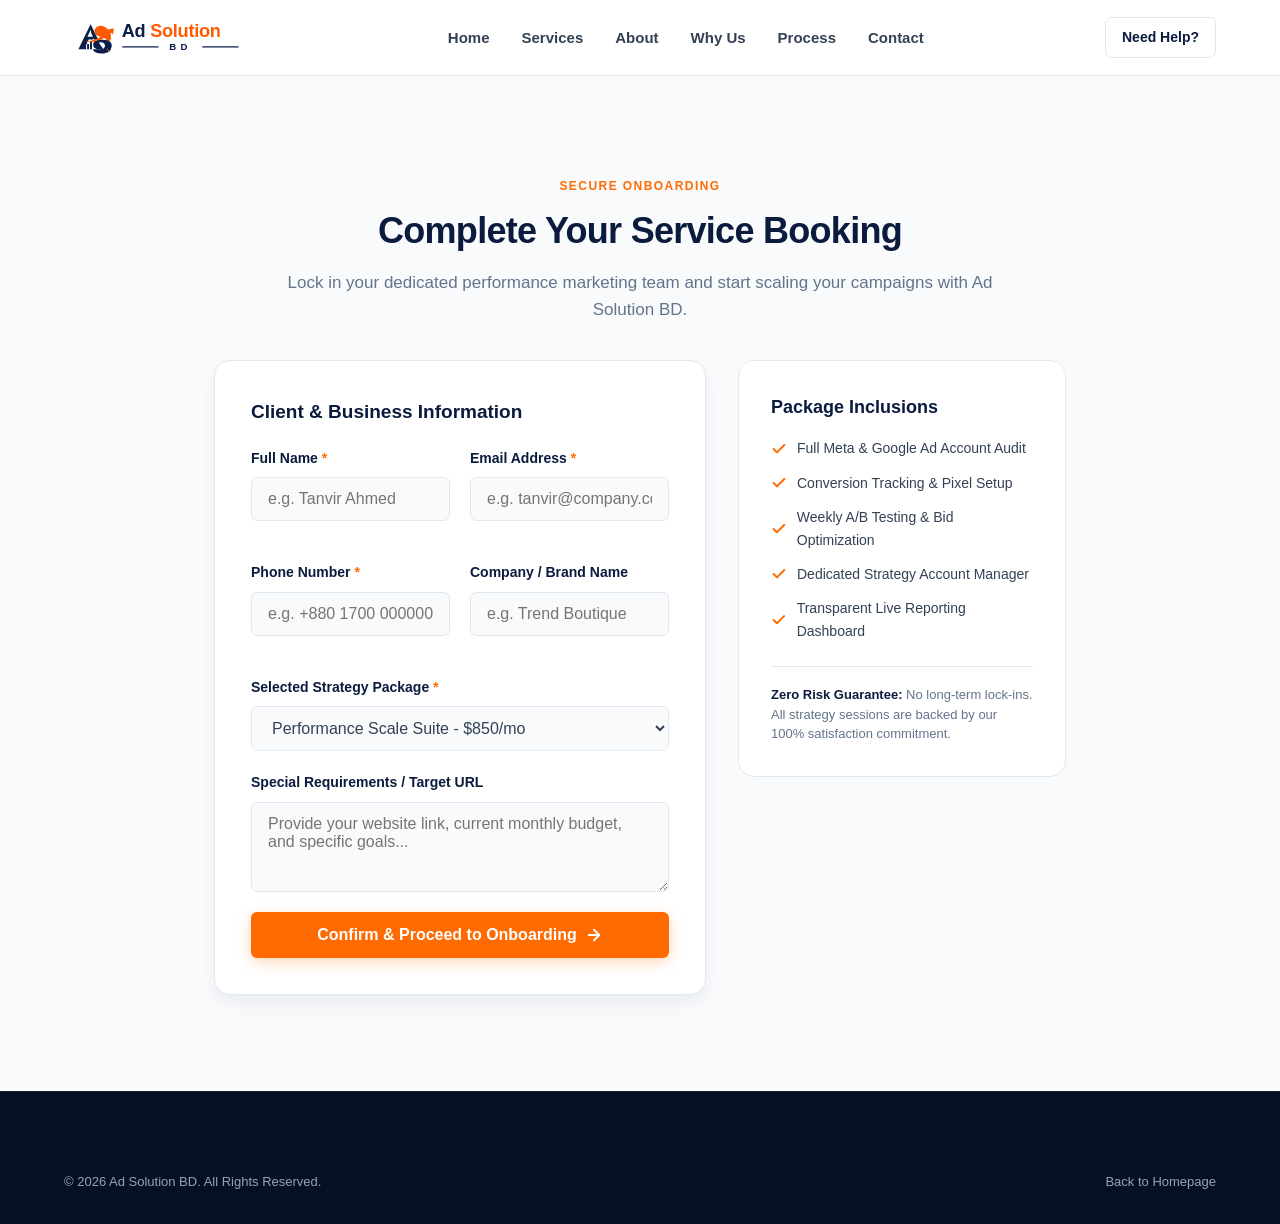
<file: checkout.html>
<!doctype html>
<html lang="en">
  <head>
    <meta charset="UTF-8" />
    <meta name="viewport" content="width=device-width, initial-scale=1.0" />
    <title>Checkout &amp; Service Booking | Ad Solution BD</title>
    <meta name="description" content="Secure your digital advertising strategy and onboarding package with Ad Solution BD." />
    <link rel="icon" type="image/svg+xml" href="./public/favicon/logo-favicon.svg" />
    <link rel="stylesheet" href="./src/styles/style.css" />
  </head>
  <body>
    <!-- Header -->
    <header class="site-header" id="top">
      <div class="container navbar">
        <a href="index.html#top" class="brand-logo" aria-label="Ad Solution BD - Home">
          <img src="./public/images/logo/logo-header.svg" alt="Ad Solution BD" class="brand-logo-img" width="200" height="48" />
        </a>

        <nav aria-label="Main Navigation">
          <ul class="nav-links">
            <li><a href="index.html#top" class="nav-link">Home</a></li>
            <li><a href="index.html#services" class="nav-link">Services</a></li>
            <li><a href="index.html#about" class="nav-link">About</a></li>
            <li><a href="index.html#why-us" class="nav-link">Why Us</a></li>
            <li><a href="index.html#process" class="nav-link">Process</a></li>
            <li><a href="index.html#contact" class="nav-link">Contact</a></li>
          </ul>
        </nav>

        <div class="nav-cta">
          <a href="index.html#contact" class="btn btn-secondary btn-sm">Need Help?</a>
        </div>

        <!-- Mobile Hamburger Toggle Button -->
        <button class="mobile-toggle" id="mobileToggleBtn" aria-label="Toggle navigation menu" aria-expanded="false">
          <svg width="26" height="26" viewBox="0 0 24 24" fill="none" stroke="currentColor" stroke-width="2.2" stroke-linecap="round" stroke-linejoin="round">
            <line x1="3" y1="12" x2="21" y2="12"></line>
            <line x1="3" y1="6" x2="21" y2="6"></line>
            <line x1="3" y1="18" x2="21" y2="18"></line>
          </svg>
        </button>
      </div>
    </header>

    <!-- Mobile Nav Drawer -->
    <div class="mobile-nav-drawer" id="mobileNavDrawer" role="dialog" aria-modal="true">
      <div class="mobile-nav-content">
        <div class="mobile-nav-header">
          <div class="mobile-nav-top-row">
            <div class="brand-logo">
              <img src="./public/images/logo/logo-header.svg" alt="Ad Solution BD" class="brand-logo-img" width="170" height="42" />
            </div>
            <button class="mobile-drawer-close" id="mobileDrawerCloseBtn" aria-label="Close menu">
              <svg width="22" height="22" viewBox="0 0 24 24" fill="none" stroke="currentColor" stroke-width="2.5" stroke-linecap="round" stroke-linejoin="round">
                <line x1="18" y1="6" x2="6" y2="18"></line>
                <line x1="6" y1="6" x2="18" y2="18"></line>
              </svg>
            </button>
          </div>

          <ul class="mobile-nav-list">
            <li><a href="index.html#top" class="mobile-nav-link">Home</a></li>
            <li><a href="index.html#services" class="mobile-nav-link">Services</a></li>
            <li><a href="index.html#about" class="mobile-nav-link">About</a></li>
            <li><a href="index.html#why-us" class="mobile-nav-link">Why Us</a></li>
            <li><a href="index.html#process" class="mobile-nav-link">Process</a></li>
            <li><a href="index.html#contact" class="mobile-nav-link">Contact</a></li>
          </ul>
        </div>

        <div class="mobile-nav-footer">
          <a href="index.html#contact" class="btn btn-primary" style="width: 100%;">Need Help?</a>
          <p style="font-size: 0.8125rem; color: var(--text-muted); margin-top: 14px; text-align: center;">
            Mirpur, Mirpur, Bangladesh, 1216
          </p>
        </div>
      </div>
    </div>

    <main class="section">
      <div class="container" style="max-width: 900px;">
        <div class="section-header" style="margin-bottom: 36px;">
          <span class="kicker">SECURE ONBOARDING</span>
          <h1 class="section-title">Complete Your Service Booking</h1>
          <p class="section-subtitle">
            Lock in your dedicated performance marketing team and start scaling your campaigns with Ad Solution BD.
          </p>
        </div>

        <div class="checkout-grid">
          <!-- Checkout Form -->
          <div class="contact-form-card" style="box-shadow: var(--shadow-md);">
            <h3 style="font-size: 1.1875rem; font-weight: 800; color: var(--primary-navy); margin-bottom: 20px;">
              Client &amp; Business Information
            </h3>

            <form action="success.html" method="GET" id="checkoutForm">
              <div class="form-group-row">
                <div class="form-group">
                  <label class="form-label" for="clientName">Full Name <span>*</span></label>
                  <input type="text" id="clientName" name="name" class="form-input" placeholder="e.g. Tanvir Ahmed" required />
                </div>
                <div class="form-group">
                  <label class="form-label" for="clientEmail">Email Address <span>*</span></label>
                  <input type="email" id="clientEmail" name="email" class="form-input" placeholder="e.g. tanvir@company.com" required />
                </div>
              </div>

              <div class="form-group-row">
                <div class="form-group">
                  <label class="form-label" for="clientPhone">Phone Number <span>*</span></label>
                  <input type="tel" id="clientPhone" name="phone" class="form-input" placeholder="e.g. +880 1700 000000" required />
                </div>
                <div class="form-group">
                  <label class="form-label" for="clientCompany">Company / Brand Name</label>
                  <input type="text" id="clientCompany" name="company" class="form-input" placeholder="e.g. Trend Boutique" />
                </div>
              </div>

              <div class="form-group">
                <label class="form-label" for="servicePackage">Selected Strategy Package <span>*</span></label>
                <select id="servicePackage" name="package" class="form-select" required>
                  <option value="starter">Growth Starter Package - $450/mo</option>
                  <option value="pro" selected>Performance Scale Suite - $850/mo</option>
                  <option value="enterprise">Full Ecosystem Retainer - $1,500/mo</option>
                  <option value="custom">Custom Integrated Advertising &amp; Tracking Solution</option>
                </select>
              </div>

              <div class="form-group">
                <label class="form-label" for="checkoutNotes">Special Requirements / Target URL</label>
                <textarea id="checkoutNotes" name="notes" class="form-textarea" placeholder="Provide your website link, current monthly budget, and specific goals..." style="min-height: 90px;"></textarea>
              </div>

              <button type="submit" class="btn btn-primary" style="width: 100%; padding: 14px 24px; font-size: 1rem;">
                <span>Confirm &amp; Proceed to Onboarding</span>
                <svg width="18" height="18" viewBox="0 0 24 24" fill="none" stroke="currentColor" stroke-width="2.5" stroke-linecap="round" stroke-linejoin="round">
                  <line x1="5" y1="12" x2="19" y2="12"></line>
                  <polyline points="12 5 19 12 12 19"></polyline>
                </svg>
              </button>
            </form>
          </div>

          <!-- Order Summary Sidebar -->
          <div class="contact-card" style="background: var(--bg-surface); border: 1.5px solid var(--border-light); position: sticky; top: 96px;">
            <h4 style="font-size: 1.125rem; font-weight: 800; color: var(--primary-navy); margin-bottom: 16px;">
              Package Inclusions
            </h4>

            <ul style="list-style: none; display: flex; flex-direction: column; gap: 12px; margin-bottom: 24px;">
              <li style="display: flex; align-items: center; gap: 10px; font-size: 0.875rem; color: var(--text-body);">
                <svg width="16" height="16" viewBox="0 0 24 24" fill="none" stroke="#FF6B00" stroke-width="3" stroke-linecap="round" stroke-linejoin="round"><polyline points="20 6 9 17 4 12"></polyline></svg>
                <span>Full Meta &amp; Google Ad Account Audit</span>
              </li>
              <li style="display: flex; align-items: center; gap: 10px; font-size: 0.875rem; color: var(--text-body);">
                <svg width="16" height="16" viewBox="0 0 24 24" fill="none" stroke="#FF6B00" stroke-width="3" stroke-linecap="round" stroke-linejoin="round"><polyline points="20 6 9 17 4 12"></polyline></svg>
                <span>Conversion Tracking &amp; Pixel Setup</span>
              </li>
              <li style="display: flex; align-items: center; gap: 10px; font-size: 0.875rem; color: var(--text-body);">
                <svg width="16" height="16" viewBox="0 0 24 24" fill="none" stroke="#FF6B00" stroke-width="3" stroke-linecap="round" stroke-linejoin="round"><polyline points="20 6 9 17 4 12"></polyline></svg>
                <span>Weekly A/B Testing &amp; Bid Optimization</span>
              </li>
              <li style="display: flex; align-items: center; gap: 10px; font-size: 0.875rem; color: var(--text-body);">
                <svg width="16" height="16" viewBox="0 0 24 24" fill="none" stroke="#FF6B00" stroke-width="3" stroke-linecap="round" stroke-linejoin="round"><polyline points="20 6 9 17 4 12"></polyline></svg>
                <span>Dedicated Strategy Account Manager</span>
              </li>
              <li style="display: flex; align-items: center; gap: 10px; font-size: 0.875rem; color: var(--text-body);">
                <svg width="16" height="16" viewBox="0 0 24 24" fill="none" stroke="#FF6B00" stroke-width="3" stroke-linecap="round" stroke-linejoin="round"><polyline points="20 6 9 17 4 12"></polyline></svg>
                <span>Transparent Live Reporting Dashboard</span>
              </li>
            </ul>

            <div style="padding-top: 18px; border-top: 1px solid var(--border-light); font-size: 0.8125rem; color: var(--text-muted); line-height: 1.5;">
              <strong style="color: var(--primary-navy);">Zero Risk Guarantee:</strong> No long-term lock-ins. All strategy sessions are backed by our 100% satisfaction commitment.
            </div>
          </div>
        </div>
      </div>
    </main>

    <!-- Footer -->
    <footer class="site-footer">
      <div class="container footer-bottom" style="border-top: none; padding-top: 0;">
        <p>&copy; 2026 Ad Solution BD. All Rights Reserved.</p>
        <a href="index.html#top" style="color: var(--text-inverted-muted); font-size: 0.8125rem;">Back to Homepage</a>
      </div>
    </footer>

    <!-- Scripts -->
    <script type="module" src="./src/scripts/script.js"></script>
  </body>
</html>
</file>
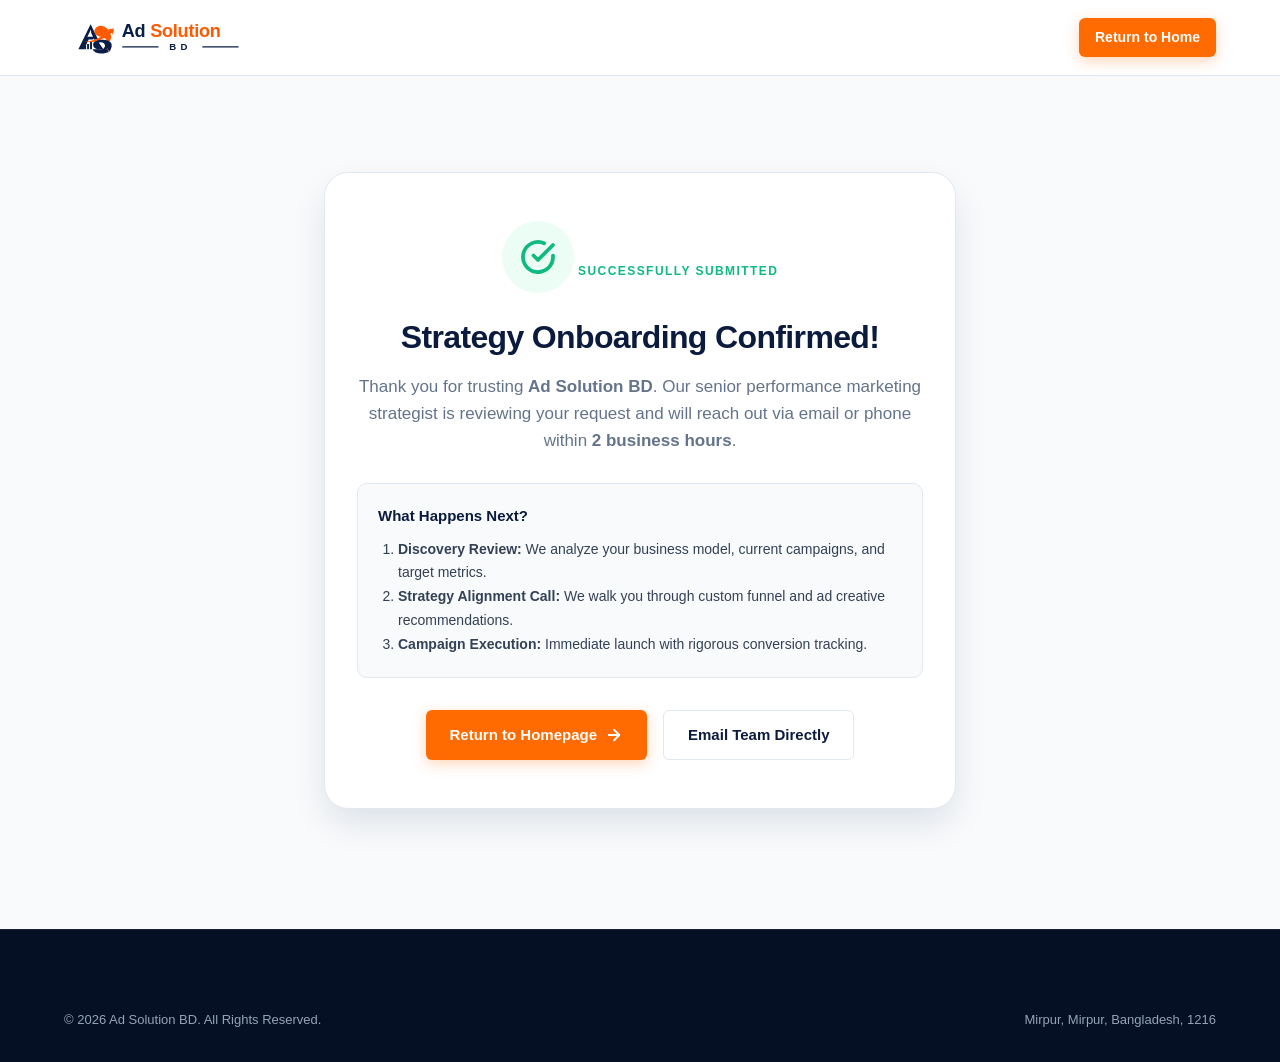
<file: success.html>
<!doctype html>
<html lang="en">
  <head>
    <meta charset="UTF-8" />
    <meta name="viewport" content="width=device-width, initial-scale=1.0" />
    <title>Booking Confirmed | Ad Solution BD</title>
    <meta name="description" content="Your strategy session has been scheduled successfully with Ad Solution BD." />
    <link rel="icon" type="image/svg+xml" href="./public/favicon/logo-favicon.svg" />
    <link rel="stylesheet" href="./src/styles/style.css" />
  </head>
  <body>
    <!-- Header -->
    <header class="site-header" id="top">
      <div class="container navbar">
        <a href="index.html#top" class="brand-logo" aria-label="Ad Solution BD - Home">
          <img src="./public/images/logo/logo-header.svg" alt="Ad Solution BD" class="brand-logo-img" width="200" height="48" />
        </a>

        <div class="nav-cta">
          <a href="index.html#top" class="btn btn-primary btn-sm">Return to Home</a>
        </div>

        <!-- Mobile Hamburger Toggle Button -->
        <button class="mobile-toggle" id="mobileToggleBtn" aria-label="Toggle navigation menu" aria-expanded="false">
          <svg width="26" height="26" viewBox="0 0 24 24" fill="none" stroke="currentColor" stroke-width="2.2" stroke-linecap="round" stroke-linejoin="round">
            <line x1="3" y1="12" x2="21" y2="12"></line>
            <line x1="3" y1="6" x2="21" y2="6"></line>
            <line x1="3" y1="18" x2="21" y2="18"></line>
          </svg>
        </button>
      </div>
    </header>

    <!-- Mobile Nav Drawer -->
    <div class="mobile-nav-drawer" id="mobileNavDrawer" role="dialog" aria-modal="true">
      <div class="mobile-nav-content">
        <div class="mobile-nav-header">
          <div class="mobile-nav-top-row">
            <div class="brand-logo">
              <img src="./public/images/logo/logo-header.svg" alt="Ad Solution BD" class="brand-logo-img" width="170" height="42" />
            </div>
            <button class="mobile-drawer-close" id="mobileDrawerCloseBtn" aria-label="Close menu">
              <svg width="22" height="22" viewBox="0 0 24 24" fill="none" stroke="currentColor" stroke-width="2.5" stroke-linecap="round" stroke-linejoin="round">
                <line x1="18" y1="6" x2="6" y2="18"></line>
                <line x1="6" y1="6" x2="18" y2="18"></line>
              </svg>
            </button>
          </div>

          <ul class="mobile-nav-list">
            <li><a href="index.html#top" class="mobile-nav-link">Home</a></li>
            <li><a href="index.html#services" class="mobile-nav-link">Services</a></li>
            <li><a href="index.html#about" class="mobile-nav-link">About</a></li>
            <li><a href="index.html#why-us" class="mobile-nav-link">Why Us</a></li>
            <li><a href="index.html#process" class="mobile-nav-link">Process</a></li>
            <li><a href="index.html#contact" class="mobile-nav-link">Contact</a></li>
          </ul>
        </div>

        <div class="mobile-nav-footer">
          <a href="index.html#top" class="btn btn-primary" style="width: 100%;">Return to Home</a>
        </div>
      </div>
    </div>

    <main class="section" style="min-height: 75vh; display: flex; align-items: center;">
      <div class="container" style="max-width: 680px; text-align: center;">
        <div class="contact-card" style="padding: 48px 32px; box-shadow: var(--shadow-lg); border-radius: var(--radius-xl);">
          <!-- Success Check Icon -->
          <div style="width: 72px; height: 72px; border-radius: 50%; background: #ECFDF5; color: #10B981; display: inline-flex; align-items: center; justify-content: center; margin-bottom: 24px;">
            <svg width="36" height="36" viewBox="0 0 24 24" fill="none" stroke="currentColor" stroke-width="2.5" stroke-linecap="round" stroke-linejoin="round">
              <path d="M22 11.08V12a10 10 0 1 1-5.93-9.14"></path>
              <polyline points="22 4 12 14.01 9 11.01"></polyline>
            </svg>
          </div>

          <span class="kicker" style="color: #10B981;">SUCCESSFULLY SUBMITTED</span>
          <h1 class="section-title" style="margin-bottom: 16px; font-size: 2rem;">Strategy Onboarding Confirmed!</h1>
          
          <p class="section-subtitle" style="margin-bottom: 28px; line-height: 1.6;">
            Thank you for trusting <strong>Ad Solution BD</strong>. Our senior performance marketing strategist is reviewing your request and will reach out via email or phone within <strong>2 business hours</strong>.
          </p>

          <div style="background: var(--bg-page); border: 1px solid var(--border-light); border-radius: var(--radius-md); padding: 20px; margin-bottom: 32px; text-align: left;">
            <h4 style="font-size: 0.9375rem; font-weight: 700; color: var(--primary-navy); margin-bottom: 10px;">
              What Happens Next?
            </h4>
            <ol style="margin-left: 20px; font-size: 0.875rem; color: var(--text-body); line-height: 1.7;">
              <li><strong>Discovery Review:</strong> We analyze your business model, current campaigns, and target metrics.</li>
              <li><strong>Strategy Alignment Call:</strong> We walk you through custom funnel and ad creative recommendations.</li>
              <li><strong>Campaign Execution:</strong> Immediate launch with rigorous conversion tracking.</li>
            </ol>
          </div>

          <div style="display: flex; justify-content: center; gap: 16px; flex-wrap: wrap;">
            <a href="index.html#top" class="btn btn-primary">
              <span>Return to Homepage</span>
              <svg width="18" height="18" viewBox="0 0 24 24" fill="none" stroke="currentColor" stroke-width="2.5" stroke-linecap="round" stroke-linejoin="round">
                <line x1="5" y1="12" x2="19" y2="12"></line>
                <polyline points="12 5 19 12 12 19"></polyline>
              </svg>
            </a>
            <a href="mailto:habibh1190@gmail.com" class="btn btn-secondary">
              Email Team Directly
            </a>
          </div>
        </div>
      </div>
    </main>

    <!-- Footer -->
    <footer class="site-footer">
      <div class="container footer-bottom" style="border-top: none; padding-top: 0;">
        <p>&copy; 2026 Ad Solution BD. All Rights Reserved.</p>
        <span style="color: var(--text-inverted-muted); font-size: 0.8125rem;">Mirpur, Mirpur, Bangladesh, 1216</span>
      </div>
    </footer>

    <!-- Scripts -->
    <script type="module" src="./src/scripts/script.js"></script>
  </body>
</html>
</file>
<file: src/styles/style.css>
/* ==========================================================================
   AD SOLUTION BD - STYLESHEET
   Brand Identity: Dark Navy Blue (#0B1B3D) & Vibrant Orange (#FF6B00)
   Modern, Clean, Corporate, High-Conversion Advertising Agency
   ========================================================================== */

:root {
  /* Core Brand Colors */
  --primary-navy: #0B1B3D;
  --primary-navy-dark: #061024;
  --primary-navy-surface: #0f224a;
  --primary-navy-card: #142a59;
  --secondary-orange: #FF6B00;
  --secondary-orange-hover: #E55C00;
  --secondary-orange-subtle: #FFF2EB;
  --secondary-orange-glow: rgba(255, 107, 0, 0.25);

  /* Neutrals & UI */
  --bg-page: #F8FAFC;
  --bg-surface: #FFFFFF;
  --bg-subtle: #F1F5F9;
  --border-light: #E2E8F0;
  --border-focus: #CBD5E1;
  --border-dark: #1E3A8A26;

  /* Typography */
  --text-headline: #0B1B3D;
  --text-body: #334155;
  --text-muted: #64748B;
  --text-inverted: #FFFFFF;
  --text-inverted-muted: #94A3B8;

  /* Status */
  --success: #10B981;
  --success-bg: #ECFDF5;

  /* Elevation Shadows */
  --shadow-xs: 0 1px 2px rgba(11, 27, 61, 0.05);
  --shadow-sm: 0 2px 8px rgba(11, 27, 61, 0.06);
  --shadow-md: 0 8px 20px -3px rgba(11, 27, 61, 0.08);
  --shadow-lg: 0 16px 36px -4px rgba(11, 27, 61, 0.12);
  --shadow-orange: 0 10px 25px -4px rgba(255, 107, 0, 0.35);

  /* Layout */
  --max-width: 1200px;
  --header-height: 76px;
  --radius-sm: 6px;
  --radius-md: 10px;
  --radius-lg: 16px;
  --radius-xl: 24px;
  --transition: all 0.25s cubic-bezier(0.16, 1, 0.3, 1);
}

/* Base Reset & Typography */
*, *::before, *::after {
  box-sizing: border-box;
  margin: 0;
  padding: 0;
}

html {
  scroll-behavior: smooth;
  scroll-padding-top: var(--header-height);
  font-size: 16px;
}

body {
  font-family: -apple-system, BlinkMacSystemFont, 'Segoe UI', Roboto, Helvetica, Arial, sans-serif;
  background-color: var(--bg-page);
  color: var(--text-body);
  line-height: 1.6;
  -webkit-font-smoothing: antialiased;
  -moz-osx-font-smoothing: grayscale;
  overflow-x: hidden;
}

img, svg {
  display: block;
  max-width: 100%;
}

a {
  color: inherit;
  text-decoration: none;
  transition: var(--transition);
}

button, input, select, textarea {
  font-family: inherit;
  font-size: inherit;
  border: none;
  outline: none;
}

button {
  cursor: pointer;
  background: none;
}

/* Layout Utilities */
.container {
  width: 100%;
  max-width: var(--max-width);
  margin-left: auto;
  margin-right: auto;
  padding-left: 24px;
  padding-right: 24px;
}

.section {
  padding-top: 96px;
  padding-bottom: 96px;
  position: relative;
}

.section-bg-alt {
  background-color: var(--bg-surface);
  border-top: 1px solid var(--border-light);
  border-bottom: 1px solid var(--border-light);
}

.section-bg-dark {
  background-color: var(--primary-navy);
  color: var(--text-inverted);
}

/* Section Headers */
.section-header {
  text-align: center;
  max-width: 720px;
  margin: 0 auto 56px auto;
}

.kicker {
  display: inline-block;
  font-size: 0.75rem;
  font-weight: 700;
  letter-spacing: 0.12em;
  text-transform: uppercase;
  color: var(--secondary-orange);
  margin-bottom: 12px;
}

.section-title {
  font-size: 2.25rem;
  line-height: 1.25;
  font-weight: 800;
  color: var(--text-headline);
  letter-spacing: -0.02em;
  margin-bottom: 16px;
}

.section-bg-dark .section-title {
  color: var(--text-inverted);
}

.section-subtitle {
  font-size: 1.0625rem;
  line-height: 1.6;
  color: var(--text-muted);
}

.section-bg-dark .section-subtitle {
  color: var(--text-inverted-muted);
}

/* Button Component Styles */
.btn {
  display: inline-flex;
  align-items: center;
  justify-content: center;
  gap: 8px;
  padding: 12px 24px;
  font-size: 0.9375rem;
  font-weight: 600;
  border-radius: var(--radius-sm);
  transition: var(--transition);
  text-decoration: none;
  white-space: nowrap;
}

.btn-primary {
  background-color: var(--secondary-orange);
  color: #FFFFFF;
  box-shadow: 0 4px 14px rgba(255, 107, 0, 0.28);
}

.btn-primary:hover {
  background-color: var(--secondary-orange-hover);
  transform: translateY(-2px);
  box-shadow: var(--shadow-orange);
}

.btn-secondary {
  background-color: transparent;
  color: var(--primary-navy);
  border: 1.5px solid var(--border-light);
}

.btn-secondary:hover {
  background-color: #FFFFFF;
  border-color: var(--primary-navy);
  transform: translateY(-2px);
}

.btn-navy {
  background-color: var(--primary-navy);
  color: #FFFFFF;
}

.btn-navy:hover {
  background-color: var(--primary-navy-dark);
  transform: translateY(-2px);
  box-shadow: var(--shadow-md);
}

.btn-white {
  background-color: #FFFFFF;
  color: var(--primary-navy);
}

.btn-white:hover {
  background-color: #F8FAFC;
  transform: translateY(-2px);
  box-shadow: var(--shadow-lg);
}

.btn-ghost-white {
  background-color: transparent;
  color: #FFFFFF;
  border: 1.5px solid rgba(255, 255, 255, 0.25);
}

.btn-ghost-white:hover {
  background-color: rgba(255, 255, 255, 0.1);
  border-color: #FFFFFF;
}

.btn-sm {
  padding: 8px 16px;
  font-size: 0.875rem;
}

/* ==========================================================================
   1. HEADER / NAVBAR
   ========================================================================== */
.site-header {
  position: sticky;
  top: 0;
  z-index: 100;
  height: var(--header-height);
  background-color: rgba(255, 255, 255, 0.96);
  backdrop-filter: blur(10px);
  -webkit-backdrop-filter: blur(10px);
  border-bottom: 1px solid var(--border-light);
  transition: var(--transition);
}

.site-header.scrolled {
  box-shadow: var(--shadow-sm);
  background-color: rgba(255, 255, 255, 0.98);
}

.navbar {
  display: flex;
  align-items: center;
  justify-content: space-between;
  height: 100%;
}

.brand-logo {
  display: flex;
  align-items: center;
  gap: 10px;
  text-decoration: none;
}

.brand-logo-img {
  height: 48px;
  width: auto;
  max-width: 230px;
  display: block;
  object-fit: contain;
}

.brand-logo-img.footer-logo {
  height: 52px;
  max-width: 240px;
}

@media (max-width: 480px) {
  .brand-logo-img {
    height: 40px;
    max-width: 190px;
  }
}

.logo-symbol {
  width: 38px;
  height: 38px;
  border-radius: var(--radius-sm);
  background: linear-gradient(135deg, var(--primary-navy) 0%, var(--primary-navy-surface) 100%);
  display: flex;
  align-items: center;
  justify-content: center;
  color: #FFFFFF;
  border: 1.5px solid rgba(255, 107, 0, 0.3);
  position: relative;
  overflow: hidden;
}

.logo-symbol-dot {
  position: absolute;
  top: 6px;
  right: 6px;
  width: 6px;
  height: 6px;
  background-color: var(--secondary-orange);
  border-radius: 50%;
}

.logo-text-wrapper {
  display: flex;
  flex-direction: column;
}

.brand-name {
  font-size: 1.25rem;
  font-weight: 800;
  letter-spacing: -0.02em;
  color: var(--primary-navy);
  line-height: 1.1;
}

.brand-name span {
  color: var(--secondary-orange);
}

.brand-tag {
  font-size: 0.6875rem;
  font-weight: 600;
  text-transform: uppercase;
  letter-spacing: 0.08em;
  color: var(--text-muted);
}

.nav-links {
  display: flex;
  align-items: center;
  gap: 32px;
  list-style: none;
}

.nav-link {
  font-size: 0.9375rem;
  font-weight: 600;
  color: var(--text-body);
  position: relative;
  padding: 6px 0;
}

.nav-link:hover,
.nav-link.active {
  color: var(--secondary-orange);
}

.nav-link::after {
  content: '';
  position: absolute;
  bottom: 0;
  left: 0;
  width: 0%;
  height: 2px;
  background-color: var(--secondary-orange);
  transition: width 0.2s ease;
}

.nav-link:hover::after,
.nav-link.active::after {
  width: 100%;
}

.nav-cta {
  display: flex;
  align-items: center;
  gap: 16px;
}

/* Mobile Hamburger Toggle */
.mobile-toggle {
  display: none;
  background: none;
  border: none;
  width: 40px;
  height: 40px;
  border-radius: var(--radius-sm);
  color: var(--primary-navy);
  align-items: center;
  justify-content: center;
}

.mobile-toggle:focus-visible {
  outline: 2px solid var(--secondary-orange);
}

/* Mobile Drawer Overlay */
.mobile-nav-drawer {
  position: fixed;
  top: var(--header-height);
  left: 0;
  width: 100%;
  height: calc(100vh - var(--header-height));
  background-color: rgba(11, 27, 61, 0.6);
  backdrop-filter: blur(4px);
  z-index: 99;
  opacity: 0;
  visibility: hidden;
  transition: var(--transition);
}

.mobile-nav-drawer.open {
  opacity: 1;
  visibility: visible;
}

.mobile-nav-content {
  background-color: #FFFFFF;
  width: 100%;
  max-width: 380px;
  margin-left: auto;
  height: 100%;
  padding: 32px 24px;
  display: flex;
  flex-direction: column;
  justify-content: space-between;
  transform: translateX(100%);
  transition: transform 0.3s cubic-bezier(0.16, 1, 0.3, 1);
  box-shadow: -8px 0 24px rgba(0,0,0,0.1);
  overflow-y: auto;
}

.mobile-nav-drawer.open .mobile-nav-content {
  transform: translateX(0);
}

.mobile-nav-list {
  list-style: none;
  display: flex;
  flex-direction: column;
  gap: 18px;
}

.mobile-nav-link {
  font-size: 1.125rem;
  font-weight: 600;
  color: var(--primary-navy);
  display: block;
  padding: 8px 0;
  border-bottom: 1px solid var(--border-light);
}

.mobile-nav-link:hover,
.mobile-nav-link:active {
  color: var(--secondary-orange);
}

.mobile-nav-footer {
  padding-top: 24px;
}

/* ==========================================================================
   2. HERO SECTION
   ========================================================================== */
.hero-section {
  padding-top: 64px;
  padding-bottom: 84px;
  background: linear-gradient(180deg, #FFFFFF 0%, #F8FAFC 100%);
  border-bottom: 1px solid var(--border-light);
  overflow: hidden;
}

.hero-grid {
  display: grid;
  grid-template-columns: 1.1fr 0.9fr;
  align-items: center;
  gap: 48px;
}

.hero-content {
  max-width: 620px;
}

.hero-badge {
  display: inline-flex;
  align-items: center;
  gap: 8px;
  background-color: var(--secondary-orange-subtle);
  border: 1px solid rgba(255, 107, 0, 0.2);
  padding: 6px 14px;
  border-radius: var(--radius-sm);
  font-size: 0.75rem;
  font-weight: 700;
  letter-spacing: 0.08em;
  color: var(--secondary-orange);
  margin-bottom: 20px;
}

.hero-badge-dot {
  width: 8px;
  height: 8px;
  background-color: var(--secondary-orange);
  border-radius: 50%;
  animation: pulse-dot 2s infinite ease-in-out;
}

@keyframes pulse-dot {
  0%, 100% { opacity: 1; transform: scale(1); }
  50% { opacity: 0.4; transform: scale(0.85); }
}

.hero-headline {
  font-size: 3.25rem;
  line-height: 1.15;
  font-weight: 900;
  color: var(--primary-navy);
  letter-spacing: -0.03em;
  margin-bottom: 20px;
}

.hero-headline .highlight {
  color: var(--secondary-orange);
  position: relative;
  display: inline-block;
}

.hero-subtext {
  font-size: 1.125rem;
  line-height: 1.65;
  color: var(--text-body);
  margin-bottom: 32px;
}

.hero-cta-group {
  display: flex;
  align-items: center;
  gap: 16px;
  flex-wrap: wrap;
  margin-bottom: 40px;
}

.hero-trust-bar {
  display: flex;
  align-items: center;
  gap: 32px;
  padding-top: 24px;
  border-top: 1px solid var(--border-light);
}

.trust-item {
  display: flex;
  flex-direction: column;
}

.trust-value {
  font-size: 1.5rem;
  font-weight: 800;
  color: var(--primary-navy);
  line-height: 1.1;
}

.trust-value span {
  color: var(--secondary-orange);
}

.trust-label {
  font-size: 0.75rem;
  font-weight: 600;
  color: var(--text-muted);
  text-transform: uppercase;
  letter-spacing: 0.05em;
}

/* Hero Visual Graphic (Navy & Orange Data-Driven Ad Engine) */
.hero-visual-card {
  background: var(--primary-navy);
  border-radius: var(--radius-xl);
  padding: 28px;
  color: #FFFFFF;
  box-shadow: 0 24px 48px -12px rgba(11, 27, 61, 0.35);
  border: 1px solid rgba(255, 255, 255, 0.1);
  position: relative;
}

.visual-top-bar {
  display: flex;
  align-items: center;
  justify-content: space-between;
  margin-bottom: 24px;
  padding-bottom: 16px;
  border-bottom: 1px solid rgba(255, 255, 255, 0.1);
}

.visual-title-box {
  display: flex;
  align-items: center;
  gap: 10px;
}

.live-indicator {
  display: flex;
  align-items: center;
  gap: 6px;
  font-size: 0.6875rem;
  font-weight: 700;
  color: var(--success);
  text-transform: uppercase;
  letter-spacing: 0.06em;
  background: rgba(16, 185, 129, 0.12);
  padding: 4px 10px;
  border-radius: var(--radius-sm);
}

.live-dot {
  width: 6px;
  height: 6px;
  background-color: var(--success);
  border-radius: 50%;
}

.metric-highlights-grid {
  display: grid;
  grid-template-columns: 1fr 1fr;
  gap: 16px;
  margin-bottom: 24px;
}

.metric-card {
  background: rgba(255, 255, 255, 0.05);
  border: 1px solid rgba(255, 255, 255, 0.08);
  border-radius: var(--radius-md);
  padding: 16px;
}

.metric-card-label {
  font-size: 0.75rem;
  color: var(--text-inverted-muted);
  text-transform: uppercase;
  letter-spacing: 0.04em;
  margin-bottom: 6px;
}

.metric-card-val {
  font-size: 1.625rem;
  font-weight: 800;
  color: #FFFFFF;
  display: flex;
  align-items: baseline;
  gap: 6px;
}

.metric-card-val .badge-green {
  font-size: 0.75rem;
  font-weight: 700;
  color: var(--secondary-orange);
  background: rgba(255, 107, 0, 0.15);
  padding: 2px 6px;
  border-radius: 4px;
}

/* Growth Chart SVG Graphic */
.chart-container {
  background: rgba(6, 16, 36, 0.6);
  border: 1px solid rgba(255, 255, 255, 0.08);
  border-radius: var(--radius-md);
  padding: 20px;
  margin-bottom: 20px;
}

.chart-header {
  display: flex;
  justify-content: space-between;
  align-items: center;
  margin-bottom: 12px;
}

.chart-label {
  font-size: 0.8125rem;
  font-weight: 600;
  color: #CBD5E1;
}

.chart-badge {
  font-size: 0.75rem;
  font-weight: 700;
  color: var(--secondary-orange);
}

.growth-svg {
  width: 100%;
  height: 110px;
  overflow: visible;
}

/* Floating channel indicators */
.active-channels {
  display: flex;
  align-items: center;
  justify-content: space-between;
  background: rgba(255, 255, 255, 0.06);
  border-radius: var(--radius-md);
  padding: 12px 16px;
}

.active-channels-title {
  font-size: 0.75rem;
  color: var(--text-inverted-muted);
  text-transform: uppercase;
  letter-spacing: 0.05em;
}

.channel-pill-group {
  display: flex;
  gap: 8px;
}

.channel-tag {
  font-size: 0.75rem;
  font-weight: 600;
  background: rgba(255, 255, 255, 0.1);
  padding: 4px 10px;
  border-radius: var(--radius-sm);
  color: #FFFFFF;
}

.channel-tag.accent {
  background: var(--secondary-orange);
  color: #FFFFFF;
}

/* ==========================================================================
   3. SERVICES SECTION
   ========================================================================== */
.services-grid {
  display: grid;
  grid-template-columns: repeat(3, 1fr);
  gap: 28px;
}

.service-card {
  background-color: var(--bg-surface);
  border: 1px solid var(--border-light);
  border-radius: var(--radius-lg);
  padding: 32px 28px;
  display: flex;
  flex-direction: column;
  transition: var(--transition);
  position: relative;
  overflow: hidden;
}

.service-card::before {
  content: '';
  position: absolute;
  top: 0;
  left: 0;
  width: 100%;
  height: 3px;
  background: transparent;
  transition: var(--transition);
}

.service-card:hover {
  transform: translateY(-6px);
  border-color: rgba(255, 107, 0, 0.3);
  box-shadow: var(--shadow-lg);
}

.service-card:hover::before {
  background: var(--secondary-orange);
}

.service-top {
  display: flex;
  align-items: center;
  justify-content: space-between;
  margin-bottom: 20px;
}

.service-icon-box {
  width: 52px;
  height: 52px;
  border-radius: var(--radius-md);
  background-color: var(--secondary-orange-subtle);
  color: var(--secondary-orange);
  display: flex;
  align-items: center;
  justify-content: center;
  transition: var(--transition);
}

.service-card:hover .service-icon-box {
  background-color: var(--secondary-orange);
  color: #FFFFFF;
}

.service-num {
  font-size: 0.875rem;
  font-weight: 700;
  color: var(--text-muted);
  letter-spacing: 0.05em;
}

.service-title {
  font-size: 1.25rem;
  font-weight: 700;
  color: var(--primary-navy);
  margin-bottom: 12px;
  line-height: 1.3;
}

.service-desc {
  font-size: 0.9375rem;
  color: var(--text-body);
  line-height: 1.6;
  margin-bottom: 24px;
}

.service-features {
  list-style: none;
  margin-bottom: 28px;
  margin-top: auto;
  border-top: 1px solid var(--border-light);
  padding-top: 20px;
}

.service-feature-item {
  display: flex;
  align-items: center;
  gap: 10px;
  font-size: 0.875rem;
  color: var(--text-body);
  margin-bottom: 10px;
}

.service-feature-item:last-child {
  margin-bottom: 0;
}

.service-feature-check {
  color: var(--secondary-orange);
  flex-shrink: 0;
}

.service-cta {
  display: inline-flex;
  align-items: center;
  gap: 6px;
  font-size: 0.9375rem;
  font-weight: 700;
  color: var(--secondary-orange);
  border: none;
  background: none;
  padding: 0;
  margin-top: 12px;
  transition: var(--transition);
}

.service-cta:hover {
  color: var(--secondary-orange-hover);
  gap: 10px;
}

/* ==========================================================================
   4. ABOUT US SECTION
   ========================================================================== */
.about-grid {
  display: grid;
  grid-template-columns: 1fr 1fr;
  align-items: center;
  gap: 64px;
}

.about-content {
  display: flex;
  flex-direction: column;
}

.about-text-lead {
  font-size: 1.1875rem;
  font-weight: 600;
  color: var(--primary-navy);
  line-height: 1.6;
  margin-bottom: 18px;
}

.about-text-body {
  font-size: 1rem;
  line-height: 1.7;
  color: var(--text-body);
  margin-bottom: 32px;
}

.about-highlights {
  display: grid;
  grid-template-columns: repeat(3, 1fr);
  gap: 20px;
  margin-bottom: 36px;
  padding-top: 24px;
  border-top: 1px solid var(--border-light);
}

.highlight-item {
  display: flex;
  flex-direction: column;
}

.highlight-icon {
  width: 40px;
  height: 40px;
  border-radius: var(--radius-sm);
  background-color: var(--secondary-orange-subtle);
  color: var(--secondary-orange);
  display: flex;
  align-items: center;
  justify-content: center;
  margin-bottom: 12px;
}

.highlight-title {
  font-size: 0.9375rem;
  font-weight: 700;
  color: var(--primary-navy);
  margin-bottom: 4px;
}

.highlight-desc {
  font-size: 0.8125rem;
  color: var(--text-muted);
}

/* About Visual Composition */
.about-visual-wrap {
  position: relative;
}

.about-card-main {
  background-color: var(--bg-surface);
  border-radius: var(--radius-xl);
  border: 1px solid var(--border-light);
  padding: 36px;
  box-shadow: var(--shadow-lg);
  position: relative;
  z-index: 1;
}

.agency-snapshot-badge {
  display: flex;
  align-items: center;
  gap: 12px;
  margin-bottom: 24px;
}

.snapshot-icon {
  width: 48px;
  height: 48px;
  background-color: var(--primary-navy);
  color: #FFFFFF;
  border-radius: var(--radius-md);
  display: flex;
  align-items: center;
  justify-content: center;
}

.snapshot-info h4 {
  font-size: 1.125rem;
  font-weight: 700;
  color: var(--primary-navy);
}

.snapshot-info p {
  font-size: 0.8125rem;
  color: var(--text-muted);
}

.core-pillars-list {
  display: flex;
  flex-direction: column;
  gap: 16px;
}

.pillar-row {
  display: flex;
  align-items: flex-start;
  gap: 14px;
  background: var(--bg-page);
  padding: 14px 16px;
  border-radius: var(--radius-md);
  border: 1px solid var(--border-light);
}

.pillar-bullet {
  width: 8px;
  height: 8px;
  border-radius: 50%;
  background-color: var(--secondary-orange);
  margin-top: 7px;
  flex-shrink: 0;
}

.pillar-row h5 {
  font-size: 0.9375rem;
  font-weight: 700;
  color: var(--primary-navy);
  margin-bottom: 2px;
}

.pillar-row p {
  font-size: 0.8125rem;
  color: var(--text-body);
}

.about-experience-float {
  position: absolute;
  bottom: -20px;
  right: -20px;
  background: var(--primary-navy);
  color: #FFFFFF;
  padding: 20px 24px;
  border-radius: var(--radius-lg);
  box-shadow: var(--shadow-lg);
  z-index: 2;
  border: 2px solid #FFFFFF;
}

.float-number {
  font-size: 2rem;
  font-weight: 800;
  line-height: 1;
  color: var(--secondary-orange);
}

.float-label {
  font-size: 0.75rem;
  font-weight: 600;
  text-transform: uppercase;
  letter-spacing: 0.05em;
  color: var(--text-inverted-muted);
  margin-top: 4px;
}

/* ==========================================================================
   5. WHY CHOOSE US SECTION
   ========================================================================== */
.features-grid {
  display: grid;
  grid-template-columns: repeat(3, 1fr);
  gap: 28px;
}

.feature-box {
  background-color: var(--bg-surface);
  border: 1px solid var(--border-light);
  border-radius: var(--radius-lg);
  padding: 32px 28px;
  transition: var(--transition);
}

.feature-box:hover {
  transform: translateY(-4px);
  border-color: rgba(255, 107, 0, 0.4);
  box-shadow: var(--shadow-md);
}

.feature-icon-wrapper {
  width: 50px;
  height: 50px;
  border-radius: var(--radius-md);
  background-color: var(--secondary-orange-subtle);
  color: var(--secondary-orange);
  display: flex;
  align-items: center;
  justify-content: center;
  margin-bottom: 20px;
  transition: var(--transition);
}

.feature-box:hover .feature-icon-wrapper {
  background-color: var(--secondary-orange);
  color: #FFFFFF;
}

.feature-box-title {
  font-size: 1.1875rem;
  font-weight: 700;
  color: var(--primary-navy);
  margin-bottom: 10px;
}

.feature-box-desc {
  font-size: 0.9375rem;
  color: var(--text-body);
  line-height: 1.6;
}

/* ==========================================================================
   6. OUR PROCESS SECTION
   ========================================================================== */
.process-timeline {
  display: grid;
  grid-template-columns: repeat(5, 1fr);
  gap: 20px;
  position: relative;
  margin-top: 40px;
}

.process-timeline::before {
  content: '';
  position: absolute;
  top: 36px;
  left: 40px;
  right: 40px;
  height: 2px;
  background: var(--border-light);
  z-index: 0;
}

.process-step {
  display: flex;
  flex-direction: column;
  align-items: center;
  text-align: center;
  position: relative;
  z-index: 1;
}

.step-circle {
  width: 72px;
  height: 72px;
  border-radius: 50%;
  background: #FFFFFF;
  border: 2px solid var(--border-light);
  display: flex;
  flex-direction: column;
  align-items: center;
  justify-content: center;
  margin-bottom: 24px;
  transition: var(--transition);
  box-shadow: var(--shadow-sm);
}

.step-number {
  font-size: 0.6875rem;
  font-weight: 800;
  color: var(--secondary-orange);
  letter-spacing: 0.05em;
}

.step-icon {
  color: var(--primary-navy);
}

.process-step:hover .step-circle {
  border-color: var(--secondary-orange);
  transform: translateY(-4px);
  box-shadow: var(--shadow-orange);
}

.process-step:hover .step-icon {
  color: var(--secondary-orange);
}

.step-title {
  font-size: 1.125rem;
  font-weight: 800;
  color: var(--primary-navy);
  margin-bottom: 8px;
}

.step-desc {
  font-size: 0.875rem;
  color: var(--text-body);
  line-height: 1.5;
}

/* ==========================================================================
   7. PLATFORMS SECTION
   ========================================================================== */
.platforms-grid {
  display: grid;
  grid-template-columns: repeat(6, 1fr);
  gap: 20px;
}

.platform-card {
  background-color: var(--bg-surface);
  border: 1px solid var(--border-light);
  border-radius: var(--radius-lg);
  padding: 24px 16px;
  display: flex;
  flex-direction: column;
  align-items: center;
  text-align: center;
  transition: var(--transition);
}

.platform-card:hover {
  transform: translateY(-4px);
  border-color: rgba(255, 107, 0, 0.4);
  box-shadow: var(--shadow-md);
}

.platform-icon-circle {
  width: 56px;
  height: 56px;
  border-radius: 50%;
  background: var(--bg-page);
  display: flex;
  align-items: center;
  justify-content: center;
  margin-bottom: 14px;
  color: var(--primary-navy);
  transition: var(--transition);
}

.platform-card:hover .platform-icon-circle {
  background: var(--secondary-orange-subtle);
  color: var(--secondary-orange);
}

.platform-name {
  font-size: 0.9375rem;
  font-weight: 700;
  color: var(--primary-navy);
  margin-bottom: 4px;
}

.platform-role {
  font-size: 0.75rem;
  color: var(--text-muted);
}

/* ==========================================================================
   8. CTA SECTION (Dark Navy with Vibrant Orange Accents)
   ========================================================================== */
.cta-box {
  background: linear-gradient(135deg, var(--primary-navy) 0%, var(--primary-navy-dark) 100%);
  border-radius: var(--radius-xl);
  padding: 64px 48px;
  text-align: center;
  color: #FFFFFF;
  position: relative;
  overflow: hidden;
  box-shadow: 0 20px 40px rgba(11, 27, 61, 0.25);
  border: 1px solid rgba(255, 255, 255, 0.1);
}

.cta-box::after {
  content: '';
  position: absolute;
  top: -100px;
  right: -100px;
  width: 300px;
  height: 300px;
  background: radial-gradient(circle, rgba(255, 107, 0, 0.25) 0%, transparent 70%);
  pointer-events: none;
}

.cta-box::before {
  content: '';
  position: absolute;
  bottom: -100px;
  left: -100px;
  width: 300px;
  height: 300px;
  background: radial-gradient(circle, rgba(255, 107, 0, 0.15) 0%, transparent 70%);
  pointer-events: none;
}

.cta-headline {
  font-size: 2.75rem;
  font-weight: 900;
  color: #FFFFFF;
  letter-spacing: -0.02em;
  margin-bottom: 16px;
  line-height: 1.2;
}

.cta-desc {
  font-size: 1.1875rem;
  color: var(--text-inverted-muted);
  max-width: 600px;
  margin: 0 auto 36px auto;
}

.cta-button-group {
  display: flex;
  align-items: center;
  justify-content: center;
  gap: 16px;
  flex-wrap: wrap;
  margin-bottom: 32px;
}

.cta-guarantees {
  display: flex;
  align-items: center;
  justify-content: center;
  gap: 28px;
  flex-wrap: wrap;
  font-size: 0.8125rem;
  color: var(--text-inverted-muted);
}

.cta-guarantee-item {
  display: flex;
  align-items: center;
  gap: 8px;
}

.cta-guarantee-item svg {
  color: var(--secondary-orange);
}

/* ==========================================================================
   INTERACTIVE ROI ESTIMATOR CALCULATOR (Conversion Feature)
   ========================================================================== */
.roi-calculator-wrap {
  margin-top: 48px;
  background: #FFFFFF;
  border-radius: var(--radius-xl);
  border: 1px solid var(--border-light);
  padding: 36px;
  box-shadow: var(--shadow-md);
}

.calculator-grid {
  display: grid;
  grid-template-columns: 1fr 1fr;
  gap: 40px;
  align-items: center;
}

.calculator-controls h4 {
  font-size: 1.25rem;
  font-weight: 700;
  color: var(--primary-navy);
  margin-bottom: 8px;
}

.calculator-controls p {
  font-size: 0.875rem;
  color: var(--text-muted);
  margin-bottom: 24px;
}

.slider-group {
  margin-bottom: 20px;
}

.slider-label-row {
  display: flex;
  justify-content: space-between;
  align-items: center;
  margin-bottom: 10px;
}

.slider-label {
  font-size: 0.875rem;
  font-weight: 600;
  color: var(--primary-navy);
}

.slider-value-display {
  font-size: 1.125rem;
  font-weight: 800;
  color: var(--secondary-orange);
}

.range-slider {
  width: 100%;
  height: 8px;
  border-radius: 4px;
  background: var(--border-light);
  outline: none;
  -webkit-appearance: none;
  cursor: pointer;
}

.range-slider::-webkit-slider-thumb {
  -webkit-appearance: none;
  appearance: none;
  width: 22px;
  height: 22px;
  border-radius: 50%;
  background: var(--secondary-orange);
  cursor: pointer;
  box-shadow: 0 2px 8px rgba(255, 107, 0, 0.4);
  transition: transform 0.1s ease;
}

.range-slider::-webkit-slider-thumb:hover {
  transform: scale(1.15);
}

.calculator-results {
  background: var(--primary-navy);
  border-radius: var(--radius-lg);
  padding: 28px;
  color: #FFFFFF;
}

.calc-result-title {
  font-size: 0.8125rem;
  text-transform: uppercase;
  letter-spacing: 0.05em;
  color: var(--text-inverted-muted);
  margin-bottom: 20px;
}

.calc-stats-row {
  display: grid;
  grid-template-columns: repeat(3, 1fr);
  gap: 16px;
  margin-bottom: 24px;
}

.calc-stat-box {
  display: flex;
  flex-direction: column;
}

.calc-stat-number {
  font-size: 1.5rem;
  font-weight: 800;
  color: #FFFFFF;
  line-height: 1.1;
}

.calc-stat-number.highlight {
  color: var(--secondary-orange);
}

.calc-stat-sub {
  font-size: 0.75rem;
  color: var(--text-inverted-muted);
  margin-top: 4px;
}

/* ==========================================================================
   9. CONTACT SECTION
   ========================================================================== */
.contact-grid {
  display: grid;
  grid-template-columns: 0.9fr 1.1fr;
  gap: 48px;
}

.contact-info-panel {
  display: flex;
  flex-direction: column;
}

.contact-card {
  background-color: var(--bg-surface);
  border: 1px solid var(--border-light);
  border-radius: var(--radius-lg);
  padding: 32px;
  margin-bottom: 24px;
}

.contact-card-title {
  font-size: 1.25rem;
  font-weight: 700;
  color: var(--primary-navy);
  margin-bottom: 20px;
}

.contact-detail-list {
  display: flex;
  flex-direction: column;
  gap: 20px;
}

.contact-detail-item {
  display: flex;
  align-items: flex-start;
  gap: 16px;
}

.contact-detail-icon {
  width: 44px;
  height: 44px;
  border-radius: var(--radius-md);
  background-color: var(--secondary-orange-subtle);
  color: var(--secondary-orange);
  display: flex;
  align-items: center;
  justify-content: center;
  flex-shrink: 0;
}

.contact-detail-content h5 {
  font-size: 0.8125rem;
  text-transform: uppercase;
  letter-spacing: 0.06em;
  color: var(--text-muted);
  margin-bottom: 4px;
}

.contact-detail-content p,
.contact-detail-content a {
  font-size: 0.9375rem;
  font-weight: 600;
  color: var(--primary-navy);
  line-height: 1.4;
}

.contact-detail-content a:hover {
  color: var(--secondary-orange);
}

/* Map Representation */
.location-map-box {
  background-color: var(--bg-surface);
  border: 1px solid var(--border-light);
  border-radius: var(--radius-lg);
  overflow: hidden;
  position: relative;
}

.map-header {
  padding: 16px 20px;
  display: flex;
  align-items: center;
  justify-content: space-between;
  border-bottom: 1px solid var(--border-light);
}

.map-header-title {
  font-size: 0.875rem;
  font-weight: 700;
  color: var(--primary-navy);
  display: flex;
  align-items: center;
  gap: 8px;
}

.map-canvas-visual {
  width: 100%;
  height: 220px;
  background: #E5E9F0;
  position: relative;
  overflow: hidden;
  display: flex;
  align-items: center;
  justify-content: center;
}

.map-pin-indicator {
  position: relative;
  z-index: 2;
  display: flex;
  flex-direction: column;
  align-items: center;
  animation: bounce 2s infinite ease-in-out;
}

@keyframes bounce {
  0%, 100% { transform: translateY(0); }
  50% { transform: translateY(-8px); }
}

.map-pin-badge {
  background-color: var(--primary-navy);
  color: #FFFFFF;
  font-size: 0.75rem;
  font-weight: 700;
  padding: 6px 12px;
  border-radius: var(--radius-sm);
  box-shadow: var(--shadow-md);
  margin-bottom: 6px;
  white-space: nowrap;
  border: 1px solid rgba(255, 107, 0, 0.4);
}

.map-pin-icon {
  color: var(--secondary-orange);
  filter: drop-shadow(0 3px 6px rgba(0, 0, 0, 0.25));
}

/* Contact Form */
.contact-form-card {
  background-color: var(--bg-surface);
  border: 1px solid var(--border-light);
  border-radius: var(--radius-lg);
  padding: 36px;
  box-shadow: var(--shadow-sm);
}

.form-group-row {
  display: grid;
  grid-template-columns: 1fr 1fr;
  gap: 20px;
  margin-bottom: 20px;
}

.form-group {
  display: flex;
  flex-direction: column;
  margin-bottom: 20px;
}

.form-label {
  font-size: 0.875rem;
  font-weight: 600;
  color: var(--primary-navy);
  margin-bottom: 8px;
}

.form-label span {
  color: var(--secondary-orange);
}

.form-input,
.form-select,
.form-textarea {
  width: 100%;
  background: var(--bg-page);
  border: 1px solid var(--border-light);
  border-radius: var(--radius-sm);
  padding: 12px 16px;
  font-size: 0.9375rem;
  color: var(--text-body);
  transition: var(--transition);
}

.form-input:focus,
.form-select:focus,
.form-textarea:focus {
  background: #FFFFFF;
  border-color: var(--secondary-orange);
  box-shadow: 0 0 0 3px rgba(255, 107, 0, 0.15);
}

.form-textarea {
  resize: vertical;
  min-height: 120px;
}

.form-status-alert {
  display: none;
  padding: 14px 18px;
  border-radius: var(--radius-sm);
  margin-bottom: 20px;
  font-size: 0.875rem;
  font-weight: 500;
}

.form-status-alert.success {
  display: flex;
  align-items: center;
  gap: 10px;
  background-color: var(--success-bg);
  border: 1px solid #A7F3D0;
  color: #065F46;
}

/* ==========================================================================
   10. FOOTER
   ========================================================================== */
.site-footer {
  background-color: var(--primary-navy-dark);
  color: #FFFFFF;
  padding-top: 80px;
  padding-bottom: 32px;
  border-top: 1px solid rgba(255, 255, 255, 0.08);
}

.footer-grid {
  display: grid;
  grid-template-columns: 2fr 1fr 1.2fr 1.3fr;
  gap: 48px;
  margin-bottom: 64px;
}

.footer-brand p {
  color: var(--text-inverted-muted);
  font-size: 0.9375rem;
  line-height: 1.6;
  margin-top: 16px;
  margin-bottom: 24px;
  max-width: 320px;
}

.footer-socials {
  display: flex;
  gap: 12px;
}

.social-link {
  width: 38px;
  height: 38px;
  border-radius: var(--radius-sm);
  background: rgba(255, 255, 255, 0.08);
  color: #FFFFFF;
  display: flex;
  align-items: center;
  justify-content: center;
  transition: var(--transition);
}

.social-link:hover {
  background: var(--secondary-orange);
  transform: translateY(-2px);
}

.footer-col-title {
  font-size: 1rem;
  font-weight: 700;
  color: #FFFFFF;
  letter-spacing: -0.01em;
  margin-bottom: 20px;
  position: relative;
  display: inline-block;
}

.footer-col-title::after {
  content: '';
  position: absolute;
  bottom: -6px;
  left: 0;
  width: 24px;
  height: 2px;
  background-color: var(--secondary-orange);
}

.footer-links-list {
  list-style: none;
  display: flex;
  flex-direction: column;
  gap: 12px;
}

.footer-links-list a {
  color: var(--text-inverted-muted);
  font-size: 0.875rem;
  transition: var(--transition);
}

.footer-links-list a:hover {
  color: var(--secondary-orange);
  padding-left: 4px;
}

.footer-contact-info {
  display: flex;
  flex-direction: column;
  gap: 14px;
}

.footer-contact-row {
  display: flex;
  align-items: flex-start;
  gap: 12px;
  font-size: 0.875rem;
  color: var(--text-inverted-muted);
}

.footer-contact-row svg {
  color: var(--secondary-orange);
  flex-shrink: 0;
  margin-top: 3px;
}

.footer-bottom {
  display: flex;
  align-items: center;
  justify-content: space-between;
  padding-top: 28px;
  border-top: 1px solid rgba(255, 255, 255, 0.08);
  font-size: 0.8125rem;
  color: var(--text-inverted-muted);
}

.back-to-top {
  display: flex;
  align-items: center;
  gap: 6px;
  color: var(--text-inverted-muted);
  background: none;
  border: none;
  font-size: 0.8125rem;
  font-weight: 600;
  cursor: pointer;
  transition: var(--transition);
}

.back-to-top:hover {
  color: var(--secondary-orange);
}

/* ==========================================================================
   SERVICE DETAILS MODAL
   ========================================================================== */
.modal-backdrop {
  position: fixed;
  top: 0;
  left: 0;
  width: 100%;
  height: 100%;
  background: rgba(11, 27, 61, 0.7);
  backdrop-filter: blur(5px);
  z-index: 1000;
  display: flex;
  align-items: center;
  justify-content: center;
  padding: 20px;
  opacity: 0;
  visibility: hidden;
  transition: var(--transition);
}

.modal-backdrop.active {
  opacity: 1;
  visibility: visible;
}

.modal-window {
  background: #FFFFFF;
  border-radius: var(--radius-xl);
  max-width: 600px;
  width: 100%;
  max-height: 90vh;
  overflow-y: auto;
  box-shadow: var(--shadow-lg);
  position: relative;
  transform: translateY(20px);
  transition: var(--transition);
}

.modal-backdrop.active .modal-window {
  transform: translateY(0);
}

.modal-header {
  padding: 24px 28px 20px;
  border-bottom: 1px solid var(--border-light);
  display: flex;
  align-items: center;
  justify-content: space-between;
}

.modal-header-info {
  display: flex;
  align-items: center;
  gap: 12px;
}

.modal-close-btn {
  width: 36px;
  height: 36px;
  border-radius: 50%;
  background: var(--bg-page);
  color: var(--text-muted);
  display: flex;
  align-items: center;
  justify-content: center;
  transition: var(--transition);
}

.modal-close-btn:hover {
  background: var(--border-light);
  color: var(--primary-navy);
}

.modal-body {
  padding: 28px;
}

.modal-subtitle {
  font-size: 0.9375rem;
  color: var(--text-body);
  line-height: 1.6;
  margin-bottom: 24px;
}

.modal-features-list {
  list-style: none;
  display: flex;
  flex-direction: column;
  gap: 12px;
  margin-bottom: 28px;
}

.modal-feature-item {
  display: flex;
  align-items: flex-start;
  gap: 12px;
  font-size: 0.9375rem;
  color: var(--primary-navy);
}

.modal-feature-item svg {
  color: var(--secondary-orange);
  flex-shrink: 0;
  margin-top: 3px;
}

.modal-footer {
  padding: 20px 28px;
  background: var(--bg-page);
  border-top: 1px solid var(--border-light);
  display: flex;
  align-items: center;
  justify-content: flex-end;
  gap: 12px;
}

/* Mobile Nav Drawer Enhancements */
.mobile-nav-top-row {
  display: flex;
  align-items: center;
  justify-content: space-between;
  margin-bottom: 24px;
  padding-bottom: 16px;
  border-bottom: 1px solid var(--border-light);
}

.mobile-drawer-close {
  width: 42px;
  height: 42px;
  border-radius: var(--radius-sm);
  background: var(--bg-page);
  color: var(--primary-navy);
  display: flex;
  align-items: center;
  justify-content: center;
  border: 1px solid var(--border-light);
  transition: var(--transition);
  cursor: pointer;
}

.mobile-drawer-close:hover {
  background: var(--border-light);
  color: var(--secondary-orange);
}

/* Mobile Bottom Sticky Quick Action Bar */
.mobile-sticky-bar {
  display: none;
  position: fixed;
  bottom: 0;
  left: 0;
  width: 100%;
  background: rgba(255, 255, 255, 0.98);
  backdrop-filter: blur(12px);
  -webkit-backdrop-filter: blur(12px);
  box-shadow: 0 -4px 20px rgba(11, 27, 61, 0.12);
  border-top: 1px solid var(--border-light);
  z-index: 95;
  padding: 10px 16px;
  gap: 10px;
}

.mobile-bar-btn {
  flex: 1;
  display: flex;
  align-items: center;
  justify-content: center;
  gap: 8px;
  padding: 12px 14px;
  border-radius: var(--radius-sm);
  font-size: 0.875rem;
  font-weight: 700;
  text-decoration: none;
  transition: var(--transition);
  min-height: 46px;
}

.mobile-bar-btn.call {
  background: var(--bg-page);
  color: var(--primary-navy);
  border: 1px solid var(--border-light);
}

.mobile-bar-btn.call:hover {
  background: #FFFFFF;
  color: var(--secondary-orange);
}

.mobile-bar-btn.consult {
  background: var(--secondary-orange);
  color: #FFFFFF;
  box-shadow: 0 4px 14px rgba(255, 107, 0, 0.3);
}

.mobile-bar-btn.consult:hover {
  background: var(--secondary-orange-hover);
}

/* Checkout Page Grid */
.checkout-grid {
  display: grid;
  grid-template-columns: 1.2fr 0.8fr;
  gap: 32px;
  align-items: start;
}

/* Input font size safeguard against iOS Safari zoom */
.form-input,
.form-select,
.form-textarea {
  font-size: 16px !important;
  max-width: 100%;
  box-sizing: border-box;
}

/* ==========================================================================
   RESPONSIVE DESIGN BREAKPOINTS (Mobile-First Polish)
   ========================================================================== */

/* Large Desktop Screens (1440px+) */
@media (min-width: 1440px) {
  .container {
    max-width: 1280px;
  }
}

/* Laptops & Tablets Landscape (<= 1024px) */
@media (max-width: 1024px) {
  .hero-grid {
    grid-template-columns: 1fr;
    gap: 44px;
  }

  .hero-content {
    max-width: 100%;
  }

  .services-grid {
    grid-template-columns: repeat(2, 1fr);
    gap: 24px;
  }

  .about-grid {
    grid-template-columns: 1fr;
    gap: 48px;
  }

  .features-grid {
    grid-template-columns: repeat(2, 1fr);
  }

  .platforms-grid {
    grid-template-columns: repeat(3, 1fr);
  }

  .footer-grid {
    grid-template-columns: 1fr 1fr;
    gap: 36px;
  }

  .calculator-grid {
    grid-template-columns: 1fr;
    gap: 32px;
  }

  .checkout-grid {
    grid-template-columns: 1fr;
    gap: 32px;
  }
}

/* Tablets Portrait & Large Mobile (<= 768px) */
@media (max-width: 768px) {
  body {
    padding-bottom: calc(70px + env(safe-area-inset-bottom, 0px)); /* Safe space for mobile sticky bar */
  }

  .mobile-sticky-bar {
    display: flex;
    padding-bottom: calc(10px + env(safe-area-inset-bottom, 0px));
  }

  .nav-links,
  .nav-cta {
    display: none;
  }

  .mobile-toggle {
    display: flex;
  }

  .site-header {
    height: 64px;
  }

  html {
    scroll-padding-top: 64px;
  }

  .container {
    padding-left: 20px;
    padding-right: 20px;
  }

  .section {
    padding-top: 56px;
    padding-bottom: 56px;
  }

  .hero-section {
    padding-top: 36px;
    padding-bottom: 52px;
  }

  .hero-headline {
    font-size: clamp(2rem, 6.5vw, 2.5rem);
    line-height: 1.2;
    margin-bottom: 16px;
  }

  .hero-subtext {
    font-size: 1rem;
    line-height: 1.6;
    margin-bottom: 24px;
  }

  .hero-cta-group {
    flex-direction: column;
    width: 100%;
    gap: 12px;
    margin-bottom: 32px;
  }

  .hero-cta-group .btn {
    width: 100%;
    min-height: 48px;
    font-size: 1rem;
    justify-content: center;
  }

  .hero-trust-bar {
    display: grid;
    grid-template-columns: repeat(3, 1fr);
    gap: 12px;
    padding-top: 20px;
    text-align: center;
  }

  .trust-value {
    font-size: clamp(1.25rem, 4vw, 1.45rem);
  }

  .trust-label {
    font-size: 0.6875rem;
  }

  .hero-visual-card {
    padding: 20px 16px;
    border-radius: var(--radius-lg);
  }

  .visual-top-bar {
    flex-wrap: wrap;
    gap: 10px;
    margin-bottom: 18px;
    padding-bottom: 14px;
  }

  .metric-highlights-grid {
    gap: 12px;
    margin-bottom: 16px;
  }

  .metric-card {
    padding: 12px;
  }

  .metric-card-val {
    font-size: 1.375rem;
  }

  .section-title {
    font-size: clamp(1.625rem, 5vw, 2rem);
    line-height: 1.25;
  }

  .section-subtitle {
    font-size: 0.9375rem;
    line-height: 1.6;
  }

  .section-header {
    margin-bottom: 36px;
  }

  .services-grid {
    grid-template-columns: 1fr;
    gap: 20px;
  }

  .service-card {
    padding: 24px 18px;
  }

  .service-cta {
    min-height: 44px;
    padding: 6px 0;
  }

  .roi-calculator-wrap {
    padding: 24px 16px;
    margin-top: 36px;
  }

  .range-slider::-webkit-slider-thumb {
    width: 26px;
    height: 26px;
  }

  .about-highlights {
    grid-template-columns: 1fr;
    gap: 16px;
  }

  .about-card-main {
    padding: 22px 16px;
  }

  .about-experience-float {
    position: static;
    margin-top: 18px;
    width: 100%;
    text-align: center;
    justify-content: center;
  }

  .features-grid {
    grid-template-columns: 1fr;
    gap: 18px;
  }

  .feature-box {
    padding: 22px 18px;
  }

  /* Process Vertical Timeline on Mobile */
  .process-timeline {
    grid-template-columns: 1fr;
    gap: 26px;
    padding-left: 0;
    position: relative;
    margin-top: 28px;
  }

  .process-timeline::before {
    top: 24px;
    bottom: 24px;
    left: 24px;
    right: auto;
    width: 2px;
    height: auto;
  }

  .process-step {
    flex-direction: row;
    align-items: flex-start;
    text-align: left;
    gap: 16px;
  }

  .step-circle {
    margin-bottom: 0;
    flex-shrink: 0;
    width: 48px;
    height: 48px;
    min-width: 48px;
    font-size: 1.125rem;
    z-index: 2;
  }

  .step-title {
    font-size: 1.0625rem;
  }

  .step-desc {
    font-size: 0.875rem;
    line-height: 1.55;
  }

  .platforms-grid {
    grid-template-columns: repeat(2, 1fr);
    gap: 12px;
  }

  .platform-card {
    padding: 16px 12px;
  }

  .platform-icon-circle {
    width: 44px;
    height: 44px;
    margin-bottom: 10px;
  }

  .cta-box {
    padding: 36px 18px;
    border-radius: var(--radius-lg);
  }

  .cta-headline {
    font-size: clamp(1.625rem, 5vw, 2rem);
  }

  .cta-desc {
    font-size: 0.9375rem;
    line-height: 1.6;
    margin-bottom: 24px;
  }

  .cta-button-group {
    flex-direction: column;
    width: 100%;
    gap: 12px;
    margin-bottom: 24px;
  }

  .cta-button-group .btn {
    width: 100%;
    min-height: 48px;
  }

  .cta-guarantees {
    flex-direction: column;
    align-items: center;
    text-align: center;
    gap: 12px;
  }

  .contact-grid {
    grid-template-columns: 1fr;
    gap: 32px;
  }

  .contact-card {
    padding: 22px 16px;
  }

  .contact-form-card {
    padding: 22px 16px;
  }

  .form-group-row {
    grid-template-columns: 1fr;
    gap: 0;
  }

  .footer-grid {
    grid-template-columns: 1fr;
    gap: 32px;
    margin-bottom: 36px;
  }

  .footer-bottom {
    flex-direction: column-reverse;
    gap: 14px;
    text-align: center;
  }

  /* Modal Bottom Sheet on Mobile */
  .modal-window {
    width: 100%;
    max-height: 85vh;
    border-radius: 20px 20px 0 0;
    position: fixed;
    bottom: 0;
    margin: 0;
  }

  .modal-backdrop {
    align-items: flex-end;
    padding: 0;
  }

  .modal-footer {
    flex-direction: column-reverse;
    width: 100%;
    padding: 16px 20px;
    gap: 10px;
  }

  .modal-footer .btn {
    width: 100%;
    justify-content: center;
    min-height: 44px;
  }
}

/* Medium Mobile Screens (<= 640px) */
@media (max-width: 640px) {
  .calc-stats-row {
    grid-template-columns: 1fr;
    gap: 12px;
  }

  .calc-stat-box {
    background: rgba(255, 255, 255, 0.04);
    padding: 14px 16px;
    border-radius: var(--radius-sm);
    border: 1px solid rgba(255, 255, 255, 0.08);
  }

  .calc-stat-number {
    font-size: 1.375rem;
  }

  .active-channels {
    flex-direction: column;
    align-items: flex-start;
    gap: 10px;
  }

  .channel-pill-group {
    flex-wrap: wrap;
    width: 100%;
  }

  .btn {
    white-space: normal;
    text-align: center;
    line-height: 1.3;
  }
}

/* Small Mobile Screens (<= 480px) */
@media (max-width: 480px) {
  .container {
    padding-left: 16px;
    padding-right: 16px;
  }

  .hero-headline {
    font-size: clamp(1.75rem, 7.5vw, 2.125rem);
  }

  .metric-highlights-grid {
    grid-template-columns: 1fr;
    gap: 10px;
  }

  .hero-trust-bar {
    grid-template-columns: 1fr 1fr 1fr;
    gap: 8px;
  }

  .trust-value {
    font-size: 1.1875rem;
  }

  .trust-label {
    font-size: 0.625rem;
  }

  .mobile-nav-link {
    min-height: 48px;
    display: flex;
    align-items: center;
    font-size: 1.0625rem;
  }
}

/* Extra Small Mobile Devices (<= 360px - Foldables, iPhone SE 1st gen) */
@media (max-width: 360px) {
  .container {
    padding-left: 12px;
    padding-right: 12px;
  }

  .hero-badge {
    font-size: 0.6875rem;
    padding: 4px 10px;
  }

  .brand-logo-img {
    max-width: 155px;
    height: 36px;
  }

  .hero-trust-bar {
    grid-template-columns: 1fr;
    gap: 10px;
  }

  .trust-item {
    background: var(--bg-surface);
    padding: 10px;
    border-radius: var(--radius-sm);
    border: 1px solid var(--border-light);
  }

  .platforms-grid {
    grid-template-columns: 1fr;
  }

  .mobile-bar-btn span {
    font-size: 0.8125rem;
  }
}
</file>
